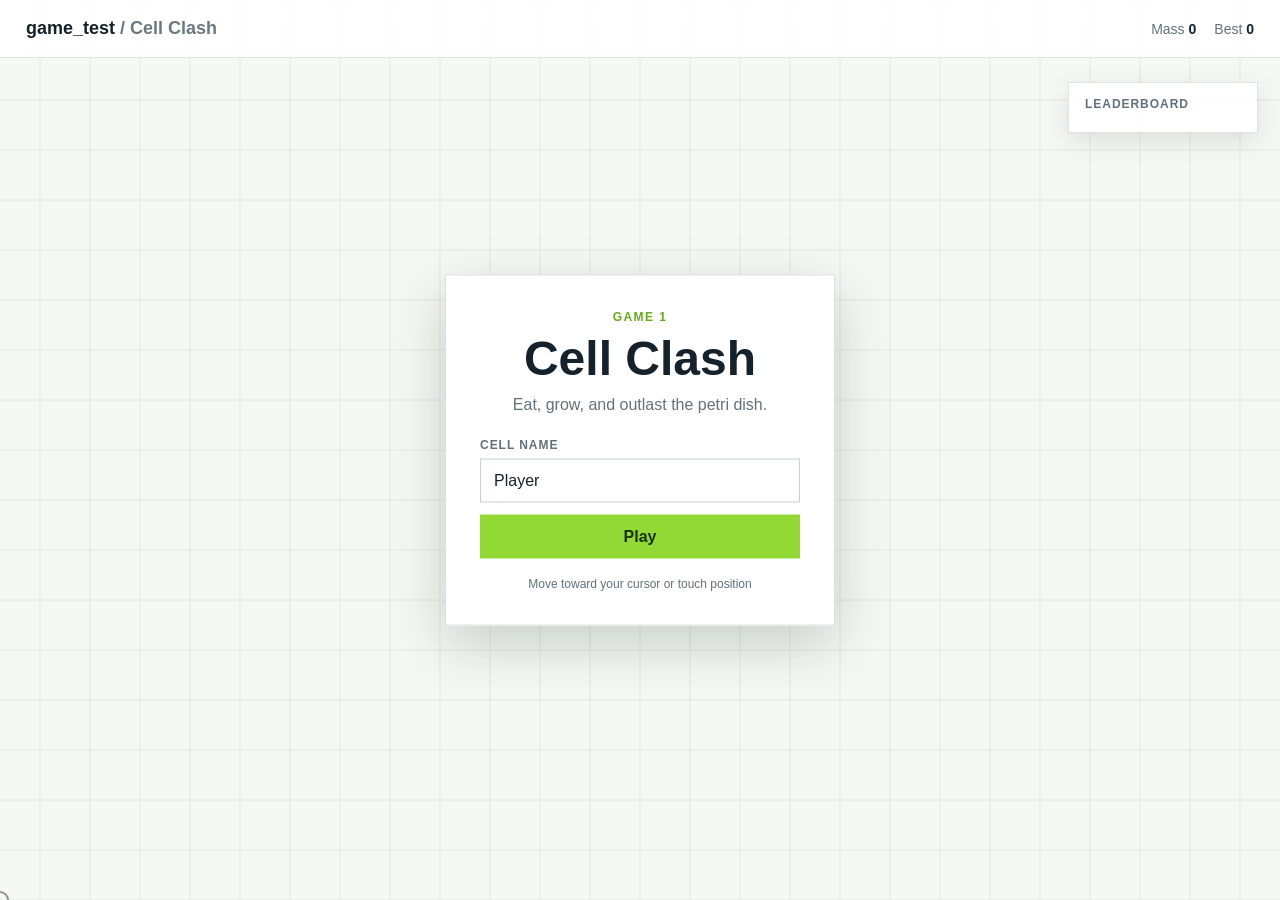
<file: game-1/index.html>
<!doctype html>
<html lang="zh-Hant">
  <head>
    <meta charset="UTF-8" />
    <meta name="viewport" content="width=device-width, initial-scale=1.0" />
    <title>Cell Clash | Game 1</title>
    <link rel="stylesheet" href="styles.css" />
  </head>
  <body>
    <main class="game-page">
      <header class="topbar">
        <a class="brand" href="/">game_test <span>/ Cell Clash</span></a>
        <div class="stats" aria-label="Game stats">
          <span>Mass <strong id="mass">0</strong></span>
          <span>Best <strong id="best">0</strong></span>
        </div>
      </header>

      <section class="arena-wrap" aria-label="Cell Clash game area">
        <canvas id="arena" width="1400" height="860"></canvas>
        <aside class="leaderboard">
          <p>Leaderboard</p>
          <ol id="leaderboard"></ol>
        </aside>
        <div class="crosshair" aria-hidden="true"></div>
        <section class="start-screen" id="startScreen">
          <p class="kicker">GAME 1</p>
          <h1>Cell Clash</h1>
          <p>Eat, grow, and outlast the petri dish.</p>
          <label>
            <span>Cell name</span>
            <input id="nameInput" type="text" maxlength="14" value="Player" autocomplete="off" />
          </label>
          <button id="playButton" type="button">Play</button>
          <small>Move toward your cursor or touch position</small>
        </section>
        <section class="game-over" id="gameOver" hidden>
          <p class="kicker">CELL ABSORBED</p>
          <h2 id="finalMass">Mass 0</h2>
          <button id="againButton" type="button">Play again</button>
        </section>
      </section>
    </main>
    <script src="app.js"></script>
  </body>
</html>
</file>
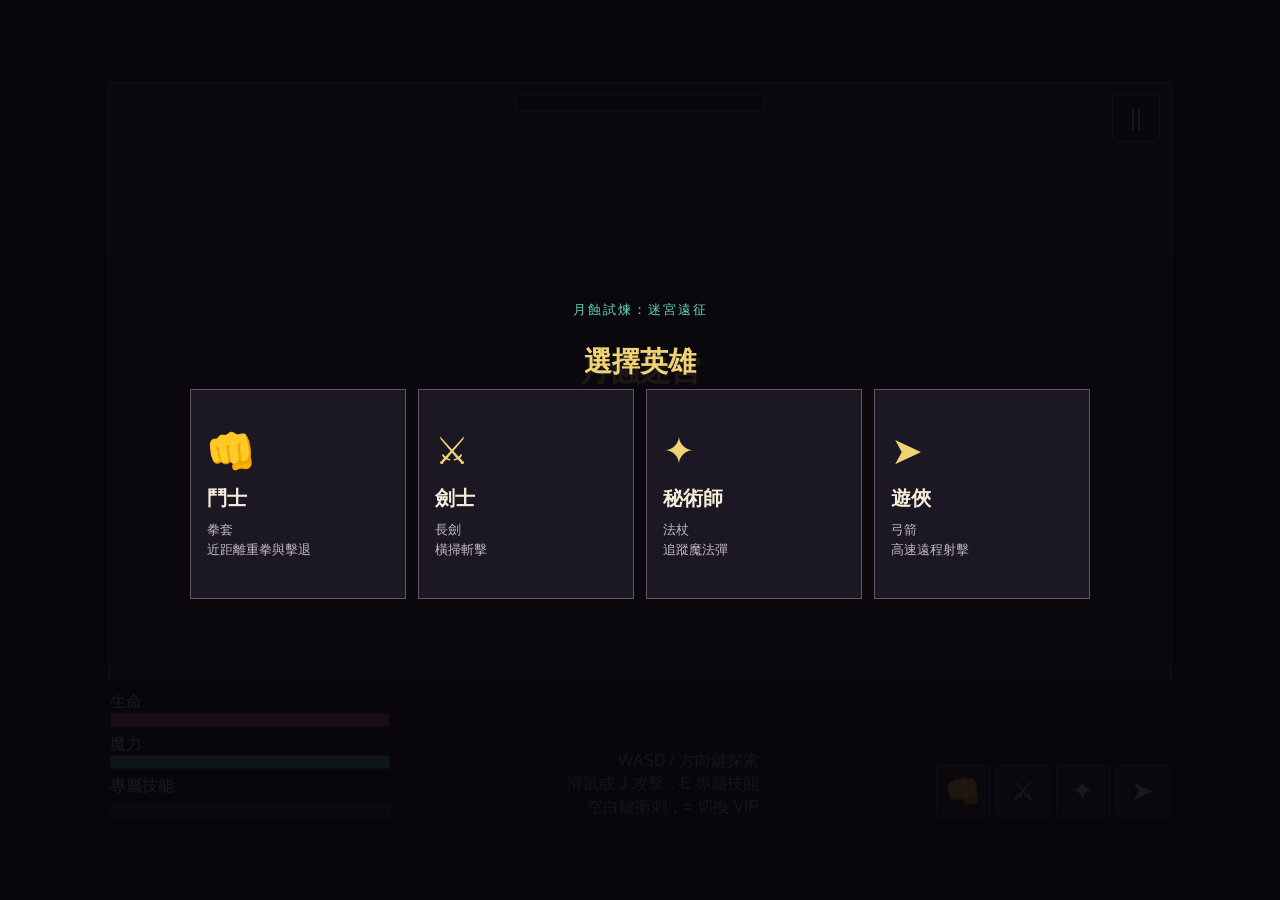
<file: game-10/index.html>
<!doctype html>
<html lang="zh-Hant">
<head>
  <meta charset="utf-8">
  <meta name="viewport" content="width=device-width, initial-scale=1">
  <title>月蝕試煉：迷宮遠征</title>
  <style>
    :root { color-scheme: dark; --ink: #17141d; --panel: #211c2a; --line: #695b70; --gold: #f0d375; --aqua: #68d6c5; }
    * { box-sizing: border-box; } body { margin: 0; min-height: 100vh; display: grid; place-items: center; background: #100f16; color: #ede6d7; font-family: "Noto Sans TC", "PingFang TC", sans-serif; }
    #shell { position: relative; width: min(100vw, 1100px); padding: 18px; } #game { display: block; width: 100%; aspect-ratio: 16 / 9; border: 1px solid #73616b; background: #15151b; box-shadow: 0 20px 54px #000a; cursor: crosshair; }
    #stageStatus { position: absolute; z-index: 2; top: 30px; left: 50%; min-width: 250px; padding: 8px 16px; transform: translateX(-50%); border: 1px solid #86725c; background: #17121cdd; color: #f5df9d; text-align: center; font-size: 16px; pointer-events: none; }
    #pauseButton { position: absolute; z-index: 3; top: 30px; right: 30px; width: 48px; height: 48px; border: 1px solid #88715d; border-radius: 5px; background: #17121cdd; color: #f7e4ad; font: 22px sans-serif; cursor: pointer; }
    #hud { display: flex; gap: 22px; justify-content: space-between; align-items: end; margin: 12px 2px 0; font-size: 16px; }.bars { display: grid; gap: 7px; min-width: 280px; }.bar { width: 100%; height: 14px; border: 1px solid #4c4056; background: #251d2d; overflow: hidden; }.fill { height: 100%; transition: width .12s linear; }#hp { background: #c75263; } #mana { background: #52b5b0; } #hint { color: #aca4b3; text-align: right; line-height: 1.45; }
    #weapons { display: flex; gap: 6px; }.weapon-btn { width: 54px; height: 54px; border: 1px solid #62566a; border-radius: 5px; background: #211b29; color: #d7cfde; font: 27px sans-serif; cursor: pointer; }.weapon-btn[aria-pressed="true"] { border-color: var(--gold); background: #4a3a42; color: #fff0bc; }.weapon-btn:disabled { opacity: .45; cursor: default; }
    #heroSelect, #boons, #gameover, #pauseMenu { position: fixed; z-index: 5; inset: 0; display: none; place-items: center; padding: 20px; background: #08060ae8; }.show { display: grid !important; }.modal { width: min(900px, 100%); text-align: center; } h1 { margin: 0 0 8px; color: var(--gold); font-size: 28px; }.sub { margin: 0 0 24px; color: var(--aqua); font-size: 13px; letter-spacing: 2px; }.heroes, .choices { display: grid; grid-template-columns: repeat(4, 1fr); gap: 12px; }.choices { grid-template-columns: repeat(3, 1fr); }.hero, .boon { min-height: 210px; padding: 16px; border: 1px solid #66556a; background: #1b1723; color: inherit; text-align: left; cursor: pointer; }.hero:hover, .boon:hover, .hero:focus-visible, .boon:focus-visible { border-color: var(--gold); background: #292033; outline: none; }.hero-icon { display: block; margin-bottom: 12px; color: var(--gold); font-size: 38px; }.hero h2, .boon h2 { margin: 0 0 8px; color: #f6ecda; font-size: 20px; }.hero p, .boon p { margin: 0; color: #c3bac8; line-height: 1.5; }.rarity { color: #b98be3; font-size: 12px; }.select { display: block; margin-top: 26px; color: var(--gold); font-size: 13px; } .action { padding: 13px 24px; border: 1px solid var(--gold); background: #2a2330; color: #f8e7a4; font: inherit; cursor: pointer; }#pauseActions { display: flex; justify-content: center; gap: 12px; margin-top: 24px; }
    #touch { display: none; } @media (max-width: 650px), (pointer: coarse) { body { place-items: start center; } #shell { padding: 8px; } #game { aspect-ratio: 4 / 3; } #stageStatus { top: 15px; min-width: 196px; font-size: 14px; } #pauseButton { top: 15px; right: 15px; } #hud { gap: 12px; flex-wrap: wrap; }.bars { min-width: 174px; }.bar { height: 13px; }#hint { max-width: 174px; font-size: 14px; }#weapons { order: 3; width: 100%; justify-content: center; }.weapon-btn { width: 61px; height: 61px; }.heroes { grid-template-columns: repeat(2, 1fr); }.hero { min-height: 165px; }.choices { grid-template-columns: 1fr; }.boon { min-height: 0; }#touch { display: flex; justify-content: space-between; align-items: end; padding: 18px 3px 0; touch-action: none; }.joystick { position: relative; width: 154px; height: 154px; border: 2px solid #796a81; border-radius: 50%; background: #241e2bcc; touch-action: none; }.joystick-thumb { position: absolute; left: 50%; top: 50%; width: 68px; height: 68px; border: 2px solid var(--gold); border-radius: 50%; background: #51c9bdcc; transform: translate(-50%, -50%); }.actions { display: grid; grid-template-columns: repeat(2, 76px); gap: 10px; }.touch-btn { width: 76px; height: 76px; border: 1px solid #b79a6d; border-radius: 50%; background: #2c2536e8; color: #f3e8cd; font: 27px sans-serif; }.touch-btn:active { background: #69536d; transform: scale(.93); } }
    @media (max-height: 560px) and (orientation: landscape) and (pointer: coarse) { body { min-height: 100dvh; overflow: hidden; } #shell { width: 100vw; height: 100dvh; padding: 6px; display: grid; grid-template-columns: minmax(0, 1fr) 174px; grid-template-rows: minmax(0, 1fr) auto; column-gap: 8px; } #game { grid-column: 1; grid-row: 1 / span 2; width: auto; max-width: 100%; height: calc(100dvh - 12px); aspect-ratio: 4 / 3; justify-self: center; } #stageStatus { top: 10px; left: calc((100% - 182px) / 2); min-width: 166px; padding: 6px 9px; font-size: 12px; } #pauseButton { top: 10px; right: 194px; width: 36px; height: 36px; font-size: 16px; } #hud { grid-column: 2; grid-row: 1; display: block; align-self: start; margin: 0; font-size: 12px; } .bars { width: 100%; min-width: 0; gap: 5px; } .bar { height: 10px; } #hint { display: none; } #weapons { width: 100%; display: grid; grid-template-columns: repeat(2, 1fr); gap: 5px; margin-top: 8px; } .weapon-btn { width: 100%; height: 39px; font-size: 21px; } #touch { grid-column: 2; grid-row: 2; display: flex; flex-direction: column; align-items: center; justify-content: end; gap: 8px; padding: 0; } .joystick { width: 92px; height: 92px; } .joystick-thumb { width: 40px; height: 40px; } .actions { grid-template-columns: repeat(2, 48px); gap: 6px; } .touch-btn { width: 48px; height: 48px; font-size: 20px; } }
  </style>
</head>
<body>
  <main id="shell"><canvas id="game" width="1056" height="594" aria-label="月蝕迷宮遊戲畫面"></canvas><div id="stageStatus"></div><button id="pauseButton" aria-label="暫停" title="暫停">||</button>
    <div id="hud"><div class="bars"><div>生命 <span id="hpText"></span><div class="bar"><div class="fill" id="hp"></div></div></div><div>魔力 <span id="manaText"></span><div class="bar"><div class="fill" id="mana"></div></div></div><div id="skillText">專屬技能</div><div class="bar"><div class="fill" id="skill"></div></div></div><div id="hint">WASD / 方向鍵探索<br>滑鼠或 J 攻擊，E 專屬技能<br>空白鍵衝刺，= 切換 VIP</div><div id="weapons"><button class="weapon-btn" data-weapon="fist" title="拳套">&#128074;</button><button class="weapon-btn" data-weapon="sword" title="長劍">&#9876;</button><button class="weapon-btn" data-weapon="staff" title="法杖">&#10022;</button><button class="weapon-btn" data-weapon="bow" title="弓箭">&#10148;</button></div></div>
    <div id="touch"><div class="joystick" id="joystick"><div class="joystick-thumb" id="joystickThumb"></div></div><div class="actions"><button class="touch-btn" data-action="attack">&#9876;</button><button class="touch-btn" data-action="cast">&#9678;</button><button class="touch-btn" data-action="dash">&#9889;</button></div></div>
  </main>
  <section id="heroSelect" class="show"><div class="modal"><p class="sub">月蝕試煉：迷宮遠征</p><h1>選擇英雄</h1><div class="heroes"><button class="hero" data-hero="brawler"><span class="hero-icon">&#128074;</span><h2>鬥士</h2><p>拳套<br>近距離重拳與擊退</p></button><button class="hero" data-hero="swordsman"><span class="hero-icon">&#9876;</span><h2>劍士</h2><p>長劍<br>橫掃斬擊</p></button><button class="hero" data-hero="mage"><span class="hero-icon">&#10022;</span><h2>秘術師</h2><p>法杖<br>追蹤魔法彈</p></button><button class="hero" data-hero="ranger"><span class="hero-icon">&#10148;</span><h2>遊俠</h2><p>弓箭<br>高速遠程射擊</p></button></div></div></section>
  <section id="boons"><div class="modal"><p class="sub">發現月蝕遺物</p><h1>選擇一項力量</h1><div id="choices" class="choices"></div></div></section>
  <section id="pauseMenu"><div class="modal"><p class="sub">月蝕試煉</p><h1>已暫停</h1><div id="pauseActions"><button class="action" id="resume">繼續</button><button class="action" id="returnHome">返回英雄選擇</button></div></div></section>
  <section id="gameover"><div class="modal"><p class="sub" id="resultSub">月蝕試煉</p><h1 id="resultTitle">遠征結束</h1><p id="score"></p><button class="action" id="restart">再次遠征</button></div></section>
  <script src="maze.js"></script>
</body></html>
</file>
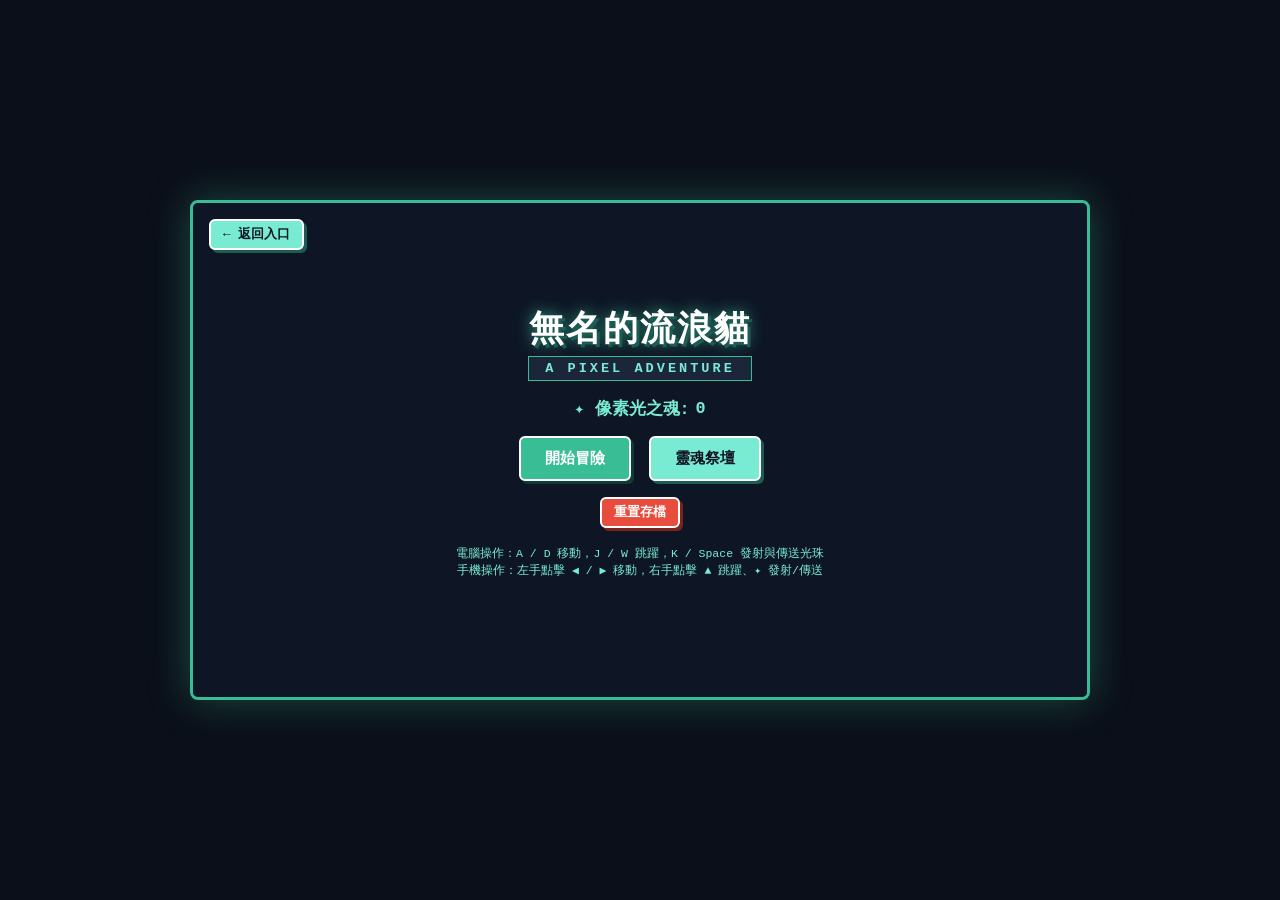
<file: game-2/index.html>
<!DOCTYPE html>
<html lang="zh-TW">
<head>
    <meta charset="UTF-8">
    <meta name="viewport" content="width=device-width, initial-scale=1.0, maximum-scale=1.0, user-scalable=no">
    <title>無名的流浪貓 - Nameless Stray Cat</title>
    <style>
        * {
            box-sizing: border-box;
            margin: 0;
            padding: 0;
            user-select: none;
            -webkit-user-select: none;
            touch-action: none;
        }

        body, html {
            width: 100%;
            height: 100%;
            overflow: hidden;
            background-color: #0b0f19;
            font-family: 'Courier New', Courier, monospace, sans-serif;
            color: #fff;
            display: flex;
            justify-content: center;
            align-items: center;
        }

        #game-container {
            position: relative;
            width: 100%;
            height: 100%;
            max-width: 900px;
            max-height: 500px;
            aspect-ratio: 16 / 9;
            background: #0f1726;
            box-shadow: 0 0 40px rgba(56, 189, 148, 0.35);
            border: 3px solid #38bd94;
            border-radius: 8px;
            overflow: hidden;
        }

        canvas {
            display: block;
            width: 100%;
            height: 100%;
            image-rendering: pixelated;
        }

        .overlay {
            position: absolute;
            top: 0;
            left: 0;
            width: 100%;
            height: 100%;
            display: flex;
            flex-direction: column;
            justify-content: center;
            align-items: center;
            background: rgba(15, 23, 38, 0.92);
            backdrop-filter: blur(6px);
            z-index: 10;
            padding: 20px;
            box-sizing: border-box;
            transition: opacity 0.2s ease;
        }

        .hidden {
            display: none !important;
        }

        h1 {
            font-size: 2.2rem;
            color: #ffffff;
            text-shadow: 3px 3px 0px #1d5c52, 0 0 15px rgba(56, 189, 148, 0.8);
            margin-bottom: 4px;
            text-align: center;
            letter-spacing: 2px;
            font-weight: bold;
        }

        h2 {
            font-size: 1.6rem;
            color: #ffffff;
            text-shadow: 2px 2px 0px #1d5c52;
            margin-bottom: 10px;
            text-align: center;
        }

        .subtitle-bar {
            background: #1b263b;
            color: #79ebd2;
            padding: 4px 16px;
            font-size: 0.85rem;
            letter-spacing: 3px;
            border: 1px solid #38bd94;
            margin-bottom: 16px;
            font-weight: bold;
        }

        p {
            font-size: 0.9rem;
            color: #a4f3d6;
            margin-bottom: 16px;
            text-align: center;
            line-height: 1.4;
        }

        .btn {
            padding: 10px 24px;
            font-size: 0.95rem;
            font-weight: bold;
            color: #0f1726;
            background: #79ebd2;
            border: 2px solid #ffffff;
            border-radius: 6px;
            cursor: pointer;
            box-shadow: 3px 3px 0px #1d5c52;
            transition: all 0.1s ease;
            outline: none;
            margin: 4px;
            font-family: inherit;
        }

        .btn:hover {
            transform: translate(-1px, -1px);
            box-shadow: 4px 4px 0px #1d5c52;
            background: #a4f3d6;
        }

        .btn:active {
            transform: translate(2px, 2px);
            box-shadow: 1px 1px 0px #1d5c52;
        }

        .btn-green {
            background: #38bd94;
            color: #ffffff;
            box-shadow: 3px 3px 0px #0e3d33;
        }

        .btn-red {
            background: #e74c3c;
            color: #ffffff;
            box-shadow: 3px 3px 0px #7b241c;
        }

        .btn-small {
            padding: 5px 12px;
            font-size: 0.8rem;
        }

        .panel {
            width: 100%;
            max-width: 500px;
            background: #1b263b;
            border: 2px solid #38bd94;
            border-radius: 8px;
            padding: 12px 18px;
            margin-bottom: 12px;
            max-height: 55vh;
            overflow-y: auto;
        }

        .upgrade-row {
            display: flex;
            justify-content: space-between;
            align-items: center;
            padding: 8px 0;
            border-bottom: 1px dashed rgba(56, 189, 148, 0.3);
            gap: 10px;
        }

        .upgrade-title { font-size: 0.9rem; font-weight: bold; color: #ffffff; }
        .upgrade-desc { font-size: 0.75rem; color: #a4f3d6; }

        .currency-display {
            font-size: 1.05rem;
            color: #79ebd2;
            font-weight: bold;
            margin-bottom: 12px;
            display: flex;
            align-items: center;
            gap: 6px;
        }

        .touch-controls {
            position: absolute;
            bottom: 15px;
            left: 0;
            width: 100%;
            display: flex;
            justify-content: space-between;
            align-items: flex-end;
            padding: 0 25px;
            pointer-events: none;
            z-index: 5;
        }

        .touch-group {
            display: flex;
            gap: 12px;
            pointer-events: auto;
        }

        .touch-btn {
            width: 52px;
            height: 52px;
            border-radius: 6px;
            background: rgba(27, 38, 59, 0.7);
            border: 2px solid #38bd94;
            color: #79ebd2;
            display: flex;
            justify-content: center;
            align-items: center;
            font-size: 1.3rem;
            font-weight: bold;
            box-shadow: 2px 2px 0px #0e3d33;
        }

        .touch-btn:active {
            background: #38bd94;
            color: #0f1726;
            transform: translate(1px, 1px);
            box-shadow: 1px 1px 0px #0e3d33;
        }

        .touch-btn-action {
            width: 58px;
            height: 58px;
            border-color: #79ebd2;
            color: #79ebd2;
        }

        .toast {
            position: absolute;
            top: 15px;
            left: 50%;
            transform: translateX(-50%);
            background: #79ebd2;
            color: #0f1726;
            padding: 6px 18px;
            border: 2px solid #ffffff;
            border-radius: 4px;
            font-size: 0.82rem;
            font-weight: bold;
            z-index: 20;
            pointer-events: none;
            opacity: 0;
            transition: opacity 0.3s ease;
        }

        .back-link {
            position: absolute;
            top: 12px;
            left: 12px;
            z-index: 30;
            text-decoration: none;
        }
    </style>
</head>
<body>

<div id="game-container">
    <a class="back-link btn btn-small" href="/">← 返回入口</a>
    <canvas id="gameCanvas"></canvas>
    <div id="toast" class="toast">進度已儲存！</div>

    <div id="touch-ui" class="touch-controls hidden">
        <div class="touch-group">
            <div class="touch-btn" id="btn-left">◀️</div>
            <div class="touch-btn" id="btn-right">▶️</div>
        </div>
        <div class="touch-group">
            <div class="touch-btn touch-btn-action" id="btn-orb">✦</div>
            <div class="touch-btn touch-btn-action" id="btn-jump">▲</div>
        </div>
    </div>

    <div id="main-menu" class="overlay">
        <h1>無名的流浪貓</h1>
        <div class="subtitle-bar">A PIXEL ADVENTURE</div>
        <div class="currency-display">
            ✦ 像素光之魂: <span id="menu-orbs">0</span>
        </div>
        <div style="display: flex; gap: 10px; flex-wrap: wrap; justify-content: center;">
            <button class="btn btn-green" id="btn-start-game">開始冒險</button>
            <button class="btn" id="btn-open-shop">靈魂祭壇</button>
        </div>
        <button class="btn btn-red btn-small" id="btn-reset-data" style="margin-top: 12px;">重置存檔</button>
        <p style="font-size: 0.72rem; margin-top: 14px; color: #79ebd2;">
            電腦操作：A / D 移動，J / W 跳躍，K / Space 發射與傳送光珠<br>
            手機操作：左手點擊 ◀️ / ▶️ 移動，右手點擊 ▲ 跳躍、✦ 發射/傳送
        </p>
    </div>

    <div id="shop-menu" class="overlay hidden">
        <h2>靈魂祭壇</h2>
        <div class="currency-display">
            ✦ 像素光之魂: <span id="shop-orbs">0</span>
        </div>
        <div class="panel" id="upgrade-list"></div>
        <button class="btn" id="btn-close-shop">返回主選單</button>
    </div>

    <div id="game-over-screen" class="overlay hidden">
        <h1 id="result-title">迷失在深淵</h1>
        <p id="result-desc">流浪貓觸碰到了致命陷阱...</p>
        <div class="currency-display">本次獲得: +<span id="earned-orbs">0</span> ✦</div>
        <div style="display: flex; gap: 10px; flex-wrap: wrap; justify-content: center;">
            <button class="btn btn-green" id="btn-restart">再次嘗試</button>
            <button class="btn" id="btn-return-menu">返回大廳</button>
        </div>
    </div>
</div>

<script>
const STORAGE_KEY = 'NAMELESS_CAT_PIXEL_ART_SAVE_V4';
const defaultSave = { orbs: 0, currentLevel: 1, upgrades: { orbCooldown: 1, extraJump: 1, shield: 1 } };
let saveData = { ...defaultSave };
function loadSave() { try { const local = localStorage.getItem(STORAGE_KEY); if (local) saveData = JSON.parse(local); else saveData = JSON.parse(JSON.stringify(defaultSave)); } catch (e) { saveData = JSON.parse(JSON.stringify(defaultSave)); } }
function saveGame() { try { localStorage.setItem(STORAGE_KEY, JSON.stringify(saveData)); } catch (e) { console.error('存檔失敗', e); } }
function resetGameData() { if (confirm('確定要重置所有靈魂數量與升級能力嗎？')) { localStorage.removeItem(STORAGE_KEY); saveData = JSON.parse(JSON.stringify(defaultSave)); saveGame(); updateUI(); showToast('存檔已重置！'); } }
function showToast(txt) { const t = document.getElementById('toast'); t.textContent = txt; t.style.opacity = '1'; setTimeout(() => { t.style.opacity = '0'; }, 2000); }
class SoundFx { constructor() { this.ctx = null; } init() { if (!this.ctx) this.ctx = new (window.AudioContext || window.webkitAudioContext)(); } playJump() { if (!this.ctx) return; const osc = this.ctx.createOscillator(), g = this.ctx.createGain(); osc.type = 'square'; osc.frequency.setValueAtTime(250, this.ctx.currentTime); osc.frequency.exponentialRampToValueAtTime(600, this.ctx.currentTime + 0.08); g.gain.setValueAtTime(0.08, this.ctx.currentTime); g.gain.exponentialRampToValueAtTime(0.01, this.ctx.currentTime + 0.08); osc.connect(g); g.connect(this.ctx.destination); osc.start(); osc.stop(this.ctx.currentTime + 0.08); } playShootOrb() { if (!this.ctx) return; const osc = this.ctx.createOscillator(), g = this.ctx.createGain(); osc.type = 'square'; osc.frequency.setValueAtTime(800, this.ctx.currentTime); osc.frequency.exponentialRampToValueAtTime(300, this.ctx.currentTime + 0.12); g.gain.setValueAtTime(0.1, this.ctx.currentTime); g.gain.exponentialRampToValueAtTime(0.01, this.ctx.currentTime + 0.12); osc.connect(g); g.connect(this.ctx.destination); osc.start(); osc.stop(this.ctx.currentTime + 0.12); } playTeleport() { if (!this.ctx) return; const osc = this.ctx.createOscillator(), g = this.ctx.createGain(); osc.type = 'triangle'; osc.frequency.setValueAtTime(400, this.ctx.currentTime); osc.frequency.linearRampToValueAtTime(950, this.ctx.currentTime + 0.18); g.gain.setValueAtTime(0.12, this.ctx.currentTime); g.gain.exponentialRampToValueAtTime(0.01, this.ctx.currentTime + 0.18); osc.connect(g); g.connect(this.ctx.destination); osc.start(); osc.stop(this.ctx.currentTime + 0.18); } playCollect() { if (!this.ctx) return; const osc = this.ctx.createOscillator(), g = this.ctx.createGain(); osc.type = 'square'; osc.frequency.setValueAtTime(700, this.ctx.currentTime); osc.frequency.setValueAtTime(1100, this.ctx.currentTime + 0.06); g.gain.setValueAtTime(0.08, this.ctx.currentTime); g.gain.exponentialRampToValueAtTime(0.01, this.ctx.currentTime + 0.12); osc.connect(g); g.connect(this.ctx.destination); osc.start(); osc.stop(this.ctx.currentTime + 0.12); } playDie() { if (!this.ctx) return; const osc = this.ctx.createOscillator(), g = this.ctx.createGain(); osc.type = 'sawtooth'; osc.frequency.setValueAtTime(300, this.ctx.currentTime); osc.frequency.linearRampToValueAtTime(60, this.ctx.currentTime + 0.22); g.gain.setValueAtTime(0.12, this.ctx.currentTime); g.gain.exponentialRampToValueAtTime(0.01, this.ctx.currentTime + 0.22); osc.connect(g); g.connect(this.ctx.destination); osc.start(); osc.stop(this.ctx.currentTime + 0.22); } }
const sound = new SoundFx(); const canvas = document.getElementById('gameCanvas'); const ctx = canvas.getContext('2d'); const GAME_WIDTH = 800; const GAME_HEIGHT = 450; let gameRunning = false; let currentLevelIdx = 0; let earnedOrbsThisRun = 0; let globalAnimTimer = 0; const keys = { left: false, right: false, jump: false, orb: false }; let player; let teleportOrb = null; let platforms = []; let spikes = []; let collectibles = []; let portal = null; let particles = []; let bgStars = []; function initCanvas() { canvas.width = GAME_WIDTH; canvas.height = GAME_HEIGHT; bgStars = []; for (let i = 0; i < 40; i++) { bgStars.push({ x: Math.random() * GAME_WIDTH, y: Math.random() * GAME_HEIGHT * 0.7, size: Math.random() < 0.3 ? 3 : 2, blinkSpeed: Math.random() * 0.05 + 0.01 }); } } initCanvas();
class Cat { constructor(x, y) { this.x = x; this.y = y; this.width = 24; this.height = 20; this.vx = 0; this.vy = 0; this.speed = 3.8; this.gravity = 0.48; this.jumpForce = -9.8; this.isGrounded = false; this.facing = 1; this.walkFrame = 0; this.maxJumps = saveData.upgrades.extraJump > 1 ? 2 : 1; this.jumpsLeft = this.maxJumps; this.shieldsLeft = saveData.upgrades.shield - 1; } update() { if (keys.left) { this.vx = -this.speed; this.facing = -1; this.walkFrame += 0.2; } else if (keys.right) { this.vx = this.speed; this.facing = 1; this.walkFrame += 0.2; } else { this.vx *= 0.72; this.walkFrame = 0; } this.vy += this.gravity; this.x += this.vx; platforms.forEach(p => { if (checkAABB(this, p)) { if (this.vx > 0) this.x = p.x - this.width; else if (this.vx < 0) this.x = p.x + p.width; } }); this.y += this.vy; this.isGrounded = false; platforms.forEach(p => { if (checkAABB(this, p)) { if (this.vy > 0) { this.y = p.y - this.height; this.vy = 0; this.isGrounded = true; this.jumpsLeft = this.maxJumps; } else if (this.vy < 0) { this.y = p.y + p.height; this.vy = 0; } } }); if (this.x < 0) this.x = 0; if (this.x > GAME_WIDTH - this.width) this.x = GAME_WIDTH - this.width; if (this.y > GAME_HEIGHT + 50) handlePlayerDeath('掉入無盡深淵'); } jump() { if (this.jumpsLeft > 0) { this.vy = this.jumpForce; this.jumpsLeft--; sound.playJump(); createParticles(this.x + this.width/2, this.y + this.height, '#79ebd2', 6); } } draw() { ctx.save(); ctx.translate(Math.floor(this.x + this.width/2), Math.floor(this.y + this.height/2)); if (this.facing === -1) ctx.scale(-1, 1); if (this.shieldsLeft > 0) { ctx.strokeStyle = '#79ebd2'; ctx.lineWidth = 2; ctx.strokeRect(-16, -14, 32, 28); } ctx.fillStyle = '#162b2e'; ctx.fillRect(-10, -5, 20, 13); ctx.fillRect(-9, -11, 5, 6); ctx.fillRect(4, -11, 5, 6); ctx.fillStyle = '#79ebd2'; ctx.fillRect(2, -3, 3, 3); ctx.fillRect(6, -3, 3, 3); ctx.fillStyle = '#162b2e'; ctx.fillRect(-13, -2, 4, 3); ctx.fillRect(-14, -5, 3, 3); const step = Math.sin(this.walkFrame) > 0 ? 2 : 0; ctx.fillStyle = '#79ebd2'; ctx.fillRect(-6 + step, 8, 4, 3); ctx.fillRect(2 - step, 8, 4, 3); ctx.restore(); } }
class TeleportOrb { constructor(x, y, dirX, dirY) { this.x = x; this.y = y; this.radius = 5; const speed = 9.5; this.vx = dirX * speed; this.vy = dirY * speed; this.isStopped = false; this.active = true; } update() { if (!this.active) return; if (!this.isStopped) { this.x += this.vx; this.y += this.vy; if (globalAnimTimer % 2 === 0) createParticles(this.x, this.y, '#79ebd2', 2); for (let p of platforms) { if (this.x + this.radius > p.x && this.x - this.radius < p.x + p.width && this.y + this.radius > p.y && this.y - this.radius < p.y + p.height) { this.isStopped = true; this.vx = 0; this.vy = 0; createParticles(this.x, this.y, '#ffffff', 10); break; } } } } draw() { if (!this.active) return; ctx.save(); ctx.fillStyle = '#ffffff'; ctx.fillRect(Math.floor(this.x - 4), Math.floor(this.y - 4), 8, 8); ctx.fillStyle = '#79ebd2'; ctx.fillRect(Math.floor(this.x - 2), Math.floor(this.y - 2), 4, 4); ctx.restore(); } }
class Platform { constructor(x, y, w, h, isMoving = false, moveRange = 0) { this.x = x; this.y = y; this.width = w; this.height = h; this.isMoving = isMoving; this.startX = x; this.moveRange = moveRange; this.speed = 1.5; this.dir = 1; } update() { if (this.isMoving) { this.x += this.speed * this.dir; if (this.x > this.startX + this.moveRange || this.x < this.startX) this.dir *= -1; } } draw() { ctx.save(); const px = Math.floor(this.x), py = Math.floor(this.y), pw = Math.floor(this.width), ph = Math.floor(this.height); ctx.fillStyle = '#1d5c52'; ctx.fillRect(px, py, pw, ph); ctx.fillStyle = '#ffffff'; ctx.fillRect(px, py, pw, Math.min(8, ph)); ctx.fillStyle = '#79ebd2'; const tileSize = 16; for (let x = px; x < px + pw; x += tileSize) { ctx.beginPath(); ctx.moveTo(x, py + 8); ctx.lineTo(x + tileSize/2, py + 16); ctx.lineTo(x + tileSize, py + 8); ctx.fill(); } ctx.fillStyle = '#34495e'; for (let x = px + 4; x < px + pw - 12; x += 32) { if (py + 20 < py + ph) ctx.fillRect(x, py + 18, 12, 6); } ctx.restore(); } }
class Spike { constructor(x, y, w = 24, h = 24) { this.x = x; this.y = y; this.width = w; this.height = h; } draw() { ctx.save(); const px = Math.floor(this.x), py = Math.floor(this.y); ctx.fillStyle = '#79ebd2'; ctx.fillRect(px + 8, py, 8, 24); ctx.fillRect(px, py + 8, 24, 8); ctx.fillStyle = '#ffffff'; ctx.fillRect(px + 10, py + 2, 4, 20); ctx.fillRect(px + 2, py + 10, 20, 4); ctx.restore(); } }
class Collectible { constructor(x, y) { this.x = x; this.y = y; this.radius = 6; this.collected = false; this.floatOffset = Math.random() * 10; } update() { this.floatOffset += 0.05; } draw() { if (this.collected) return; ctx.save(); const px = Math.floor(this.x), py = Math.floor(this.y + Math.sin(this.floatOffset) * 3); ctx.fillStyle = '#ffffff'; ctx.fillRect(px - 5, py - 5, 10, 10); ctx.fillStyle = '#79ebd2'; ctx.fillRect(px - 3, py - 3, 6, 6); ctx.restore(); } }
class Portal { constructor(x, y) { this.x = x; this.y = y; this.radius = 20; this.angle = 0; } update() { this.angle += 0.05; } draw() { ctx.save(); ctx.translate(Math.floor(this.x), Math.floor(this.y)); ctx.fillStyle = '#ffffff'; ctx.fillRect(-12, -18, 24, 36); ctx.fillStyle = '#79ebd2'; ctx.fillRect(-8, -14, 16, 28); ctx.fillStyle = '#0f1726'; ctx.fillRect(-4, -10, 8, 20); ctx.restore(); } }
class Particle { constructor(x, y, color) { this.x = x; this.y = y; this.color = color; this.radius = Math.random() * 2 + 1; this.vx = (Math.random() - 0.5) * 4; this.vy = (Math.random() - 0.5) * 4; this.alpha = 1; this.decay = 0.04; } update() { this.x += this.vx; this.y += this.vy; this.alpha -= this.decay; } draw() { ctx.save(); ctx.globalAlpha = Math.max(0, this.alpha); ctx.fillStyle = this.color; ctx.fillRect(Math.floor(this.x), Math.floor(this.y), Math.floor(this.radius * 2), Math.floor(this.radius * 2)); ctx.restore(); } }
function createParticles(x, y, color, count = 8) { for (let i = 0; i < count; i++) particles.push(new Particle(x, y, color)); }
function checkAABB(r1, r2) { return (r1.x < r2.x + r2.width && r1.x + r1.width > r2.x && r1.y < r2.y + r2.height && r1.y + r1.height > r2.y); }
const LEVELS = [{ playerStart: { x: 40, y: 320 }, portal: { x: 740, y: 150 }, platforms: [new Platform(0, 370, 220, 80), new Platform(280, 310, 140, 30), new Platform(480, 230, 140, 30), new Platform(680, 180, 120, 30), new Platform(0, 0, 20, 450), new Platform(780, 0, 20, 450)], spikes: [new Spike(220, 346, 24, 24), new Spike(420, 286, 24, 24)], orbs: [new Collectible(340, 260), new Collectible(540, 180)] }, { playerStart: { x: 40, y: 320 }, portal: { x: 730, y: 300 }, platforms: [new Platform(0, 370, 140, 80), new Platform(180, 300, 90, 25), new Platform(320, 240, 110, 25, true, 120), new Platform(600, 200, 80, 25), new Platform(680, 350, 100, 40), new Platform(0, 0, 20, 450), new Platform(780, 0, 20, 450)], spikes: [new Spike(140, 346, 24, 24), new Spike(440, 346, 24, 24)], orbs: [new Collectible(220, 250), new Collectible(380, 180), new Collectible(640, 150)] }, { playerStart: { x: 40, y: 320 }, portal: { x: 730, y: 100 }, platforms: [new Platform(0, 370, 120, 80), new Platform(200, 180, 30, 270), new Platform(320, 330, 100, 25), new Platform(480, 250, 100, 25), new Platform(660, 150, 120, 25), new Platform(0, 0, 20, 450), new Platform(780, 0, 20, 450)], spikes: [new Spike(120, 346, 24, 24), new Spike(230, 346, 24, 24)], orbs: [new Collectible(215, 120), new Collectible(370, 280), new Collectible(530, 200)] }];
function loadLevel(idx) { const lvl = LEVELS[idx]; player = new Cat(lvl.playerStart.x, lvl.playerStart.y); portal = new Portal(lvl.portal.x, lvl.portal.y); platforms = lvl.platforms; spikes = lvl.spikes; collectibles = lvl.orbs.map(o => new Collectible(o.x, o.y)); teleportOrb = null; particles = []; }
function handleOrbAction() { if (!gameRunning) return; if (!teleportOrb || !teleportOrb.active) { const dirX = player.facing; const dirY = keys.jump ? -0.6 : 0; teleportOrb = new TeleportOrb(player.x + player.width/2, player.y + player.height/2, dirX, dirY); sound.playShootOrb(); } else { createParticles(player.x + player.width/2, player.y + player.height/2, '#79ebd2', 12); player.x = teleportOrb.x - player.width/2; player.y = teleportOrb.y - player.height/2; player.vy = -2; sound.playTeleport(); createParticles(player.x + player.width/2, player.y + player.height/2, '#ffffff', 12); teleportOrb.active = false; } }
function handlePlayerDeath(reason = '觸碰到致命陷阱') { if (player.shieldsLeft > 0) { player.shieldsLeft--; player.vy = -6; sound.playDie(); createParticles(player.x + player.width/2, player.y + player.height/2, '#79ebd2', 15); return; } gameRunning = false; sound.playDie(); saveData.orbs += earnedOrbsThisRun; saveGame(); document.getElementById('result-title').textContent = '迷失在遺跡'; document.getElementById('result-desc').textContent = reason; document.getElementById('earned-orbs').textContent = earnedOrbsThisRun; document.getElementById('touch-ui').classList.add('hidden'); document.getElementById('game-over-screen').classList.remove('hidden'); }
function updateGame() { globalAnimTimer++; player.update(); platforms.forEach(p => p.update()); if (teleportOrb) teleportOrb.update(); if (portal) portal.update(); collectibles.forEach(c => { c.update(); if (!c.collected) { const dist = Math.hypot((player.x + player.width/2) - c.x, (player.y + player.height/2) - c.y); if (dist < player.width/2 + c.radius) { c.collected = true; earnedOrbsThisRun++; sound.playCollect(); createParticles(c.x, c.y, '#79ebd2', 10); } } }); spikes.forEach(s => { if (checkAABB(player, s)) handlePlayerDeath('觸碰到十字石碑針'); }); if (portal) { const distToPortal = Math.hypot((player.x + player.width/2) - portal.x, (player.y + player.height/2) - portal.y); if (distToPortal < portal.radius) { if (currentLevelIdx < LEVELS.length - 1) { currentLevelIdx++; loadLevel(currentLevelIdx); showToast(`進入第 ${currentLevelIdx + 1} 區域`); } else { gameRunning = false; saveData.orbs += earnedOrbsThisRun; saveGame(); document.getElementById('result-title').textContent = '🎉 成功找到回家之路！'; document.getElementById('result-desc').textContent = '無名的貓順利穿越了所有像素遺跡！'; document.getElementById('earned-orbs').textContent = earnedOrbsThisRun; document.getElementById('touch-ui').classList.add('hidden'); document.getElementById('game-over-screen').classList.remove('hidden'); } } } particles.forEach((p, i) => { p.update(); if (p.alpha <= 0) particles.splice(i, 1); }); }
function drawGame() { ctx.clearRect(0, 0, GAME_WIDTH, GAME_HEIGHT); const skyGrad = ctx.createLinearGradient(0, 0, 0, GAME_HEIGHT); skyGrad.addColorStop(0, '#090e1a'); skyGrad.addColorStop(1, '#152238'); ctx.fillStyle = skyGrad; ctx.fillRect(0, 0, GAME_WIDTH, GAME_HEIGHT); bgStars.forEach(s => { ctx.fillStyle = '#ffffff'; ctx.globalAlpha = Math.abs(Math.sin(globalAnimTimer * s.blinkSpeed + s.x)) * 0.7 + 0.3; ctx.fillRect(Math.floor(s.x), Math.floor(s.y), s.size, s.size); }); ctx.globalAlpha = 1; ctx.fillStyle = '#101a2b'; ctx.beginPath(); ctx.moveTo(0, GAME_HEIGHT); ctx.lineTo(0, 300); ctx.lineTo(160, 220); ctx.lineTo(350, 310); ctx.lineTo(520, 190); ctx.lineTo(700, 280); ctx.lineTo(GAME_WIDTH, 200); ctx.lineTo(GAME_WIDTH, GAME_HEIGHT); ctx.fill(); platforms.forEach(p => p.draw()); spikes.forEach(s => s.draw()); collectibles.forEach(c => c.draw()); if (portal) portal.draw(); if (teleportOrb) teleportOrb.draw(); player.draw(); particles.forEach(p => p.draw()); ctx.fillStyle = '#ffffff'; ctx.font = 'bold 14px "Courier New", monospace'; ctx.textAlign = 'left'; ctx.fillText(`STAGE: ${currentLevelIdx + 1} / ${LEVELS.length}`, 15, 25); ctx.fillText(`✦ ORBS: ${earnedOrbsThisRun}`, 15, 45); }
function gameLoop() { if (!gameRunning) return; updateGame(); drawGame(); requestAnimationFrame(gameLoop); }
function startGame() { sound.init(); loadSave(); currentLevelIdx = 0; earnedOrbsThisRun = 0; loadLevel(currentLevelIdx); document.getElementById('main-menu').classList.add('hidden'); document.getElementById('shop-menu').classList.add('hidden'); document.getElementById('game-over-screen').classList.add('hidden'); document.getElementById('touch-ui').classList.remove('hidden'); gameRunning = true; requestAnimationFrame(gameLoop); }
function updateUI() { document.getElementById('menu-orbs').textContent = saveData.orbs; document.getElementById('shop-orbs').textContent = saveData.orbs; const shopList = document.getElementById('upgrade-list'); shopList.innerHTML = ''; const configs = [{ key: 'extraJump', name: '輕靈二段跳', desc: '解鎖在空中額外跳躍一次的能力', cost: 5, max: 2 }, { key: 'shield', name: '靈魂護盾', desc: '抵擋一次致命陷阱撞擊', cost: 8, max: 3 }]; configs.forEach(cfg => { const lvl = saveData.upgrades[cfg.key]; const isMax = lvl >= cfg.max; const cost = cfg.cost * lvl; const row = document.createElement('div'); row.className = 'upgrade-row'; row.innerHTML = `<div class="upgrade-info"><div class="upgrade-title">${cfg.name} (${isMax ? 'MAX' : 'Lv.' + lvl})</div><div class="upgrade-desc">${cfg.desc}</div></div><button class="btn btn-small" ${isMax || saveData.orbs < cost ? 'disabled' : ''}>${isMax ? '已滿級' : '✦ ' + cost + ' 升級'}</button>`; if (!isMax) { row.querySelector('button').addEventListener('click', () => { if (saveData.orbs >= cost) { saveData.orbs -= cost; saveData.upgrades[cfg.key]++; saveGame(); updateUI(); showToast('能力升級成功！'); } }); } shopList.appendChild(row); }); }
window.addEventListener('keydown', e => { if (!gameRunning) return; if (e.key === 'a' || e.key === 'A' || e.key === 'ArrowLeft') keys.left = true; if (e.key === 'd' || e.key === 'D' || e.key === 'ArrowRight') keys.right = true; if (e.key === 'w' || e.key === 'W' || e.key === 'j' || e.key === 'J' || e.key === 'ArrowUp') { if (!keys.jump) player.jump(); keys.jump = true; } if (e.key === ' ' || e.key === 'k' || e.key === 'K' || e.key === 'l' || e.key === 'L') handleOrbAction(); });
window.addEventListener('keyup', e => { if (e.key === 'a' || e.key === 'A' || e.key === 'ArrowLeft') keys.left = false; if (e.key === 'd' || e.key === 'D' || e.key === 'ArrowRight') keys.right = false; if (e.key === 'w' || e.key === 'W' || e.key === 'j' || e.key === 'J' || e.key === 'ArrowUp') keys.jump = false; });
const bindTouch = (id, onDown, onUp) => { const el = document.getElementById(id); el.addEventListener('touchstart', e => { e.preventDefault(); onDown(); }, { passive: false }); el.addEventListener('touchend', e => { e.preventDefault(); if (onUp) onUp(); }, { passive: false }); };
bindTouch('btn-left', () => keys.left = true, () => keys.left = false); bindTouch('btn-right', () => keys.right = true, () => keys.right = false); bindTouch('btn-jump', () => { if (player) player.jump(); keys.jump = true; }, () => keys.jump = false); bindTouch('btn-orb', () => handleOrbAction());
document.getElementById('btn-start-game').addEventListener('click', startGame); document.getElementById('btn-restart').addEventListener('click', startGame); document.getElementById('btn-open-shop').addEventListener('click', () => { updateUI(); document.getElementById('main-menu').classList.add('hidden'); document.getElementById('shop-menu').classList.remove('hidden'); }); document.getElementById('btn-close-shop').addEventListener('click', () => { document.getElementById('shop-menu').classList.add('hidden'); document.getElementById('main-menu').classList.remove('hidden'); }); document.getElementById('btn-return-menu').addEventListener('click', () => { updateUI(); document.getElementById('game-over-screen').classList.add('hidden'); document.getElementById('main-menu').classList.remove('hidden'); }); document.getElementById('btn-reset-data').addEventListener('click', resetGameData);
loadSave(); updateUI();
</script>
</body>
</html>
</file>
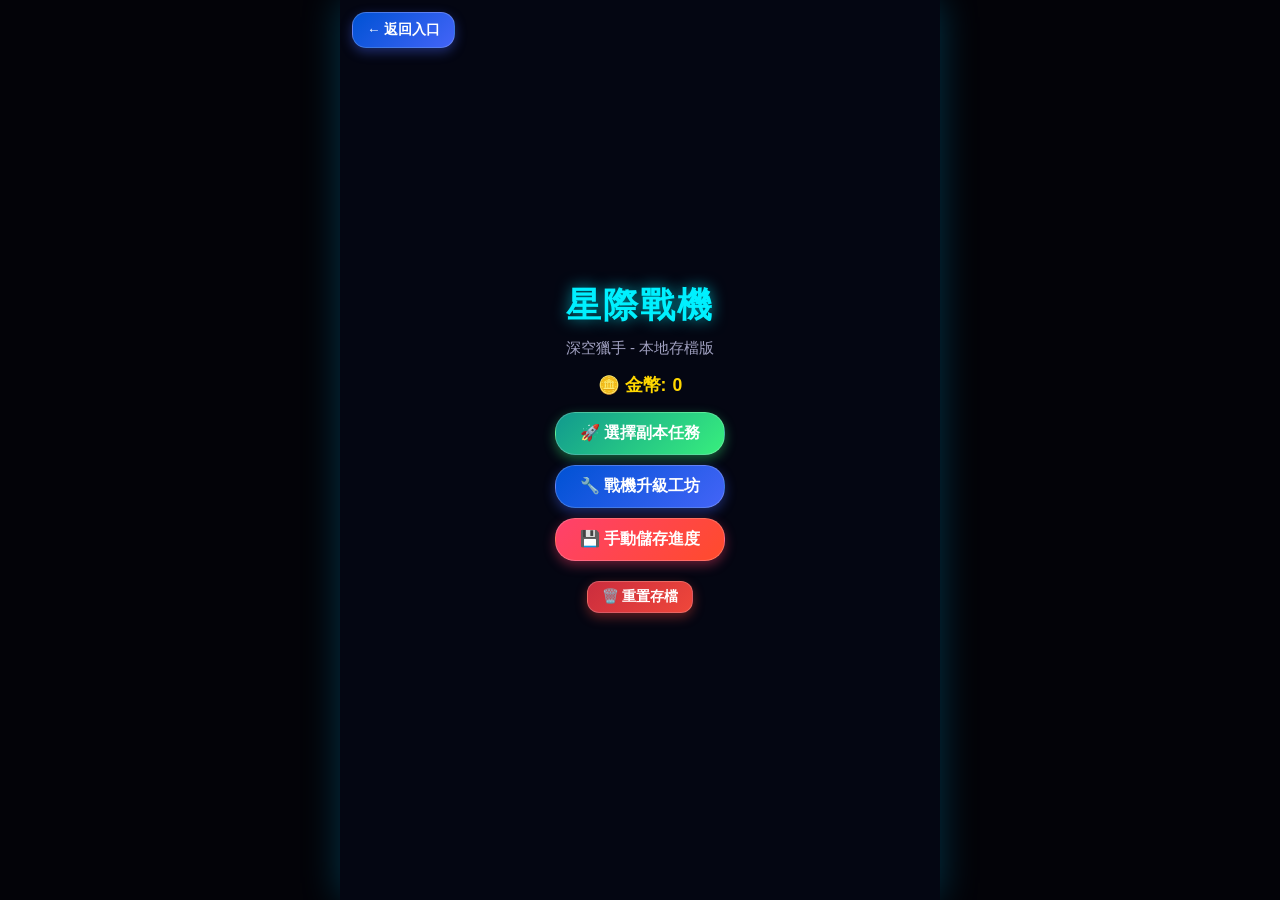
<file: game-3/index.html>
<!DOCTYPE html>
<html lang="zh-TW">
<head>
    <meta charset="UTF-8">
    <meta name="viewport" content="width=device-width, initial-scale=1.0, maximum-scale=1.0, user-scalable=no">
    <title>星際戰機：深空獵手</title>
    <style>
        * {
            box-sizing: border-box;
            margin: 0;
            padding: 0;
            user-select: none;
            -webkit-user-select: none;
            touch-action: none;
        }

        body, html {
            width: 100%;
            height: 100%;
            overflow: hidden;
            background-color: #030308;
            font-family: -apple-system, BlinkMacSystemFont, "Segoe UI", Roboto, Helvetica, Arial, sans-serif;
            color: #fff;
            display: flex;
            justify-content: center;
            align-items: center;
        }

        #game-container {
            position: relative;
            width: 100%;
            height: 100%;
            max-width: 600px;
            max-height: 900px;
            background: #000;
            box-shadow: 0 0 35px rgba(0, 200, 255, 0.25);
            overflow: hidden;
        }

        canvas {
            display: block;
            width: 100%;
            height: 100%;
        }

        .overlay {
            position: absolute;
            top: 0;
            left: 0;
            width: 100%;
            height: 100%;
            display: flex;
            flex-direction: column;
            justify-content: center;
            align-items: center;
            background: rgba(5, 7, 20, 0.92);
            backdrop-filter: blur(8px);
            z-index: 10;
            padding: 20px;
            box-sizing: border-box;
            transition: opacity 0.2s ease;
        }

        .hidden {
            display: none !important;
        }

        h1 {
            font-size: 2.2rem;
            color: #00f0ff;
            text-shadow: 0 0 15px rgba(0, 240, 255, 0.6);
            margin-bottom: 8px;
            text-align: center;
            letter-spacing: 2px;
        }

        h2 {
            font-size: 1.4rem;
            color: #ffd700;
            margin-bottom: 15px;
        }

        p {
            font-size: 0.95rem;
            color: #a0a0c0;
            margin-bottom: 15px;
            text-align: center;
            line-height: 1.4;
        }

        .btn {
            padding: 10px 24px;
            font-size: 1rem;
            font-weight: bold;
            color: #fff;
            background: linear-gradient(135deg, #0052d4, #4364f7);
            border: 1px solid rgba(255,255,255,0.2);
            border-radius: 20px;
            cursor: pointer;
            box-shadow: 0 4px 12px rgba(67, 100, 247, 0.4);
            transition: all 0.15s ease;
            outline: none;
            margin: 5px;
        }

        .btn:hover {
            transform: scale(1.03);
            box-shadow: 0 6px 16px rgba(67, 100, 247, 0.7);
        }

        .btn:active {
            transform: scale(0.97);
        }

        .btn-green {
            background: linear-gradient(135deg, #11998e, #38ef7d);
            box-shadow: 0 4px 12px rgba(56, 239, 125, 0.4);
        }

        .btn-orange {
            background: linear-gradient(135deg, #ff416c, #ff4b2b);
            box-shadow: 0 4px 12px rgba(255, 65, 108, 0.4);
        }

        .btn-red {
            background: linear-gradient(135deg, #cb2d3e, #ef473a);
            box-shadow: 0 4px 12px rgba(239, 71, 58, 0.4);
        }

        .btn-small {
            padding: 6px 14px;
            font-size: 0.85rem;
            border-radius: 12px;
        }

        /* 選單與面板樣式 */
        .panel {
            width: 100%;
            max-width: 420px;
            background: rgba(15, 20, 35, 0.8);
            border: 1px solid rgba(0, 240, 255, 0.2);
            border-radius: 12px;
            padding: 12px;
            margin-bottom: 15px;
            max-height: 50vh;
            overflow-y: auto;
        }

        .upgrade-row {
            display: flex;
            justify-content: space-between;
            align-items: center;
            padding: 8px 0;
            border-bottom: 1px solid rgba(255, 255, 255, 0.08);
        }

        .upgrade-info {
            text-align: left;
        }

        .upgrade-title {
            font-size: 0.95rem;
            font-weight: bold;
            color: #fff;
        }

        .upgrade-desc {
            font-size: 0.75rem;
            color: #8a8ab0;
        }

        .dungeon-card {
            background: rgba(255, 255, 255, 0.05);
            border: 1px solid rgba(255, 255, 255, 0.1);
            border-radius: 8px;
            padding: 10px;
            margin-bottom: 8px;
            display: flex;
            justify-content: space-between;
            align-items: center;
            text-align: left;
        }

        .dungeon-card.locked {
            opacity: 0.5;
            filter: grayscale(1);
        }

        .currency-display {
            font-size: 1.1rem;
            color: #ffd700;
            font-weight: bold;
            margin-bottom: 10px;
            display: flex;
            align-items: center;
            gap: 6px;
        }

        /* 提示通知框 */
        .toast {
            position: absolute;
            top: 20px;
            left: 50%;
            transform: translateX(-50%);
            background: rgba(0, 240, 255, 0.9);
            color: #000;
            padding: 8px 16px;
            border-radius: 20px;
            font-size: 0.85rem;
            font-weight: bold;
            z-index: 20;
            pointer-events: none;
            opacity: 0;
            transition: opacity 0.3s ease;
        }

        /* 手機炸彈按鈕 */
        #bomb-btn {
            position: absolute;
            bottom: 25px;
            right: 20px;
            width: 60px;
            height: 60px;
            border-radius: 50%;
            background: radial-gradient(circle, #ff416c, #ff4b2b);
            border: 2px solid #fff;
            color: white;
            font-size: 1.5rem;
            display: flex;
            justify-content: center;
            align-items: center;
            box-shadow: 0 0 15px rgba(255, 65, 108, 0.6);
            z-index: 5;
            cursor: pointer;
        }

        #bomb-count {
            position: absolute;
            top: -4px;
            right: -4px;
            background: #fff;
            color: #ff416c;
            border-radius: 50%;
            width: 22px;
            height: 22px;
            font-size: 0.8rem;
            font-weight: bold;
            display: flex;
            justify-content: center;
            align-items: center;
        }
    </style>
    <style>.back-link{position:absolute;top:12px;left:12px;z-index:30;text-decoration:none;padding:8px 14px;font-size:.85rem;font-weight:bold;color:#fff;background:linear-gradient(135deg,#0052d4,#4364f7);border:1px solid rgba(255,255,255,.2);border-radius:14px;box-shadow:0 4px 12px rgba(67,100,247,.4)}</style>
</head>
<body>

<div id="game-container">
    <a class="back-link" href="/">← 返回入口</a>
    <canvas id="gameCanvas"></canvas>
    <div id="toast" class="toast">進度已儲存！</div>

    <!-- 炸彈按鈕 -->
    <div id="bomb-btn" class="hidden">
        💣
        <div id="bomb-count">0</div>
    </div>

    <!-- 主選單 -->
    <div id="main-menu" class="overlay">
        <h1>星際戰機</h1>
        <p>深空獵手 - 本地存檔版</p>
        
        <div class="currency-display">
            🪙 金幣: <span id="menu-coins">0</span>
        </div>

        <button class="btn btn-green" id="btn-open-dungeons">🚀 選擇副本任務</button>
        <button class="btn" id="btn-open-upgrades">🔧 戰機升級工坊</button>
        <button class="btn btn-orange" id="btn-save-game">💾 手動儲存進度</button>
        <button class="btn btn-red btn-small" id="btn-reset-game" style="margin-top: 15px;">🗑️ 重置存檔</button>
    </div>

    <!-- 副本選擇選單 -->
    <div id="dungeon-menu" class="overlay hidden">
        <h2>🌌 選擇副本關卡</h2>
        <div class="panel" id="dungeon-list"></div>
        <button class="btn" id="btn-close-dungeons">返回主選單</button>
    </div>

    <!-- 升級選單 -->
    <div id="upgrade-menu" class="overlay hidden">
        <h2>🔧 戰機改造工坊</h2>
        <div class="currency-display">
            🪙 金幣: <span id="upgrade-coins">0</span>
        </div>
        <div class="panel" id="upgrade-list"></div>
        <button class="btn" id="btn-close-upgrades">返回主選單</button>
    </div>

    <!-- 關卡結算畫面 -->
    <div id="game-over-screen" class="overlay hidden">
        <h1 id="result-title">任務失敗</h1>
        <p id="result-desc">你的戰機已被摧毀</p>
        <div class="currency-display">獲得金幣: +<span id="earned-coins">0</span></div>
        <button class="btn" id="btn-restart">再次挑戰</button>
        <button class="btn btn-green" id="btn-return-menu">返回大廳</button>
    </div>
</div>

<script>
/**
 * 本地存檔系統 (localStorage)
 */
const STORAGE_KEY = 'GALAXY_SHOOTER_SAVE_DATA_V1';

const defaultSaveData = {
    coins: 0,
    unlockedDungeon: 1,
    upgrades: {
        attack: 1,
        fireRate: 1,
        hp: 1,
        shieldDur: 1
    }
};

let saveData = { ...defaultSaveData };

function loadFromLocalStorage() {
    try {
        const saved = localStorage.getItem(STORAGE_KEY);
        if (saved) {
            saveData = JSON.parse(saved);
        } else {
            saveData = JSON.parse(JSON.stringify(defaultSaveData));
        }
    } catch (e) {
        console.warn("無法存取 localStorage:", e);
        saveData = JSON.parse(JSON.stringify(defaultSaveData));
    }
}

function saveToLocalStorage(showNotification = true) {
    try {
        localStorage.setItem(STORAGE_KEY, JSON.stringify(saveData));
        if (showNotification) {
            showToast("💾 遊戲進度已儲存！");
        }
    } catch (e) {
        console.error("寫入 localStorage 失敗:", e);
        if (showNotification) {
            showToast("⚠️ 存檔失敗");
        }
    }
}

function resetLocalStorage() {
    if (confirm("確定要清除所有金幣、升級與關卡紀錄嗎？")) {
        localStorage.removeItem(STORAGE_KEY);
        saveData = JSON.parse(JSON.stringify(defaultSaveData));
        saveToLocalStorage(false);
        updateUI();
        showToast("已重置所有數據！");
    }
}

function showToast(text) {
    const toast = document.getElementById('toast');
    toast.textContent = text;
    toast.style.opacity = '1';
    setTimeout(() => { toast.style.opacity = '0'; }, 2000);
}

// 副本設定檔
const DUNGEONS = [
    { id: 1, name: "第一區：小行星帶隕石群", desc: "清理亂流中的小行星與敵方先鋒。", targetKill: 30, bossHp: 1200, bossColor: '#ffbb00', reward: 500 },
    { id: 2, name: "第二區：深空前哨基地", desc: "面對密集彈幕與追蹤敵機隊伍。", targetKill: 50, bossHp: 3000, bossColor: '#ff00aa', reward: 1200 },
    { id: 3, name: "第三區：母艦核心突襲", desc: "極高難度，決戰超巨型宇宙防衛堡壘！", targetKill: 70, bossHp: 8000, bossColor: '#00ffcc', reward: 3000 }
];

/**
 * 音效產生器 (Web Audio API)
 */
class SoundManager {
    constructor() { this.ctx = null; }
    init() { if (!this.ctx) this.ctx = new (window.AudioContext || window.webkitAudioContext)(); }
    playShoot() {
        if (!this.ctx) return;
        const osc = this.ctx.createOscillator(), gain = this.ctx.createGain();
        osc.type = 'square';
        osc.frequency.setValueAtTime(800, this.ctx.currentTime);
        osc.frequency.exponentialRampToValueAtTime(120, this.ctx.currentTime + 0.08);
        gain.gain.setValueAtTime(0.08, this.ctx.currentTime);
        gain.gain.exponentialRampToValueAtTime(0.01, this.ctx.currentTime + 0.08);
        osc.connect(gain); gain.connect(this.ctx.destination);
        osc.start(); osc.stop(this.ctx.currentTime + 0.08);
    }
    playExplosion(isLarge = false) {
        if (!this.ctx) return;
        const dur = isLarge ? 0.4 : 0.2;
        const bufferSize = this.ctx.sampleRate * dur;
        const buffer = this.ctx.createBuffer(1, bufferSize, this.ctx.sampleRate);
        const data = buffer.getChannelData(0);
        for (let i = 0; i < bufferSize; i++) data[i] = Math.random() * 2 - 1;
        const noise = this.ctx.createBufferSource(); noise.buffer = buffer;
        const filter = this.ctx.createBiquadFilter();
        filter.type = 'lowpass';
        filter.frequency.setValueAtTime(isLarge ? 300 : 700, this.ctx.currentTime);
        filter.frequency.linearRampToValueAtTime(30, this.ctx.currentTime + dur);
        const gain = this.ctx.createGain();
        gain.gain.setValueAtTime(isLarge ? 0.25 : 0.12, this.ctx.currentTime);
        gain.gain.exponentialRampToValueAtTime(0.01, this.ctx.currentTime + dur);
        noise.connect(filter); filter.connect(gain); gain.connect(this.ctx.destination);
        noise.start();
    }
    playPowerup() {
        if (!this.ctx) return;
        const osc = this.ctx.createOscillator(), gain = this.ctx.createGain();
        osc.type = 'sine';
        osc.frequency.setValueAtTime(350, this.ctx.currentTime);
        osc.frequency.linearRampToValueAtTime(900, this.ctx.currentTime + 0.15);
        gain.gain.setValueAtTime(0.1, this.ctx.currentTime);
        gain.gain.linearRampToValueAtTime(0.01, this.ctx.currentTime + 0.15);
        osc.connect(gain); gain.connect(this.ctx.destination);
        osc.start(); osc.stop(this.ctx.currentTime + 0.15);
    }
}

const sounds = new SoundManager();

const canvas = document.getElementById('gameCanvas');
const ctx = canvas.getContext('2d');
const container = document.getElementById('game-container');

let gameWidth = 0, gameHeight = 0, gameRunning = false;
let currentDungeon = DUNGEONS[0], killsCount = 0, bossSpawned = false, earnedCoinsThisRun = 0;
let frameCount = 0, lastTime = 0, shakeTime = 0;

const keys = { ArrowUp: false, ArrowDown: false, ArrowLeft: false, ArrowRight: false, w: false, s: false, a: false, d: false };
let player, bullets = [], enemyBullets = [], enemies = [], particles = [], powerups = [], stars = [];

function resizeCanvas() {
    gameWidth = container.clientWidth;
    gameHeight = container.clientHeight;
    canvas.width = gameWidth;
    canvas.height = gameHeight;
}
window.addEventListener('resize', resizeCanvas);
resizeCanvas();

class Star {
    constructor() { this.reset(); this.y = Math.random() * gameHeight; }
    reset() {
        this.x = Math.random() * gameWidth; this.y = 0;
        this.size = Math.random() * 2 + 0.5; this.speed = this.size * 1.5;
        this.color = `rgba(255, 255, 255, ${Math.random() * 0.6 + 0.3})`;
    }
    update() { this.y += this.speed; if (this.y > gameHeight) this.reset(); }
    draw() { ctx.fillStyle = this.color; ctx.fillRect(this.x, this.y, this.size, this.size); }
}

class Player {
    constructor() {
        this.width = 40; this.height = 46;
        this.x = gameWidth / 2; this.y = gameHeight - 100;
        this.speed = 6.5;

        const atkLvl = saveData.upgrades.attack;
        const hpLvl = saveData.upgrades.hp;
        const durLvl = saveData.upgrades.shieldDur;
        const firLvl = saveData.upgrades.fireRate;

        this.damage = 6 + (atkLvl - 1) * 3;
        this.maxHp = 100 + (hpLvl - 1) * 25;
        this.hp = this.maxHp;
        this.shieldMaxDur = 5000 + (durLvl - 1) * 2000;
        this.shootInterval = Math.max(70, 160 - (firLvl - 1) * 15);

        this.shield = false; this.shieldTimer = 0; this.tripleShotTimer = 0;
        this.bombs = 2; this.lastShoot = 0;
    }

    update(dt) {
        if ((keys.ArrowLeft || keys.a) && this.x > this.width / 2) this.x -= this.speed;
        if ((keys.ArrowRight || keys.d) && this.x < gameWidth - this.width / 2) this.x += this.speed;
        if ((keys.ArrowUp || keys.w) && this.y > this.height / 2) this.y -= this.speed;
        if ((keys.ArrowDown || keys.s) && this.y < gameHeight - this.height / 2) this.y += this.speed;

        if (this.shieldTimer > 0) {
            this.shieldTimer -= dt;
            if (this.shieldTimer <= 0) this.shield = false;
        }
        if (this.tripleShotTimer > 0) this.tripleShotTimer -= dt;

        const now = Date.now();
        if (now - this.lastShoot > this.shootInterval) {
            this.shoot();
            this.lastShoot = now;
        }
    }

    shoot() {
        sounds.playShoot();
        if (this.tripleShotTimer > 0) {
            bullets.push(new Bullet(this.x, this.y - 20, 0, -13, true, this.damage));
            bullets.push(new Bullet(this.x - 12, this.y - 15, -2.5, -12, true, this.damage));
            bullets.push(new Bullet(this.x + 12, this.y - 15, 2.5, -12, true, this.damage));
        } else {
            bullets.push(new Bullet(this.x - 10, this.y - 15, 0, -13, true, this.damage));
            bullets.push(new Bullet(this.x + 10, this.y - 15, 0, -13, true, this.damage));
        }
    }

    useBomb() {
        if (this.bombs > 0) {
            this.bombs--;
            document.getElementById('bomb-count').textContent = this.bombs;
            shakeTime = 25;
            sounds.playExplosion(true);
            enemyBullets = [];
            enemies.forEach(e => {
                if (e.type !== 'boss') {
                    e.hp = 0;
                    createExplosion(e.x, e.y, e.color, 15);
                } else {
                    e.hp -= 300;
                    createExplosion(e.x, e.y, '#ff416c', 25);
                }
            });
        }
    }

    draw() {
        ctx.save();
        ctx.translate(this.x, this.y);
        ctx.fillStyle = Math.random() < 0.5 ? '#ff9900' : '#ff3300';
        ctx.beginPath();
        ctx.moveTo(-6, this.height / 2);
        ctx.lineTo(0, this.height / 2 + 15 + Math.random() * 8);
        ctx.lineTo(6, this.height / 2);
        ctx.fill();

        ctx.fillStyle = '#00f0ff';
        ctx.beginPath();
        ctx.moveTo(0, -this.height / 2);
        ctx.lineTo(this.width / 2, this.height / 2);
        ctx.lineTo(0, this.height / 4);
        ctx.lineTo(-this.width / 2, this.height / 2);
        ctx.closePath();
        ctx.fill();

        ctx.fillStyle = '#ffffff';
        ctx.beginPath();
        ctx.arc(0, -2, 5, 0, Math.PI * 2);
        ctx.fill();

        if (this.shield) {
            ctx.strokeStyle = '#00ffff';
            ctx.lineWidth = 3;
            ctx.beginPath();
            ctx.arc(0, 0, this.width, 0, Math.PI * 2);
            ctx.stroke();
            ctx.fillStyle = 'rgba(0, 255, 255, 0.15)';
            ctx.fill();
        }
        ctx.restore();
    }
}

class Bullet {
    constructor(x, y, vx, vy, isPlayer = false, damage = 10) {
        this.x = x; this.y = y; this.vx = vx; this.vy = vy;
        this.radius = isPlayer ? 3.5 : 4;
        this.isPlayer = isPlayer; this.damage = damage;
        this.color = isPlayer ? '#00ffff' : '#ff3366';
    }
    update() { this.x += this.vx; this.y += this.vy; }
    draw() {
        ctx.save();
        ctx.fillStyle = this.color;
        ctx.shadowBlur = 6; ctx.shadowColor = this.color;
        ctx.beginPath(); ctx.arc(this.x, this.y, this.radius, 0, Math.PI * 2); ctx.fill();
        ctx.restore();
    }
}

class Enemy {
    constructor(type = 'basic', bossHp = 1200, bossColor = '#ffbb00') {
        this.type = type;
        this.markedForDeletion = false;
        this.shootTimer = Math.floor(Math.random() * 40);

        if (type === 'basic') {
            this.width = 30; this.height = 30;
            this.x = Math.random() * (gameWidth - this.width) + this.width / 2;
            this.y = -this.height; this.speedY = Math.random() * 1.5 + 2.0; this.speedX = 0;
            this.hp = 12; this.coins = 12; this.color = '#ff4444';
        } else if (type === 'chaser') {
            this.width = 28; this.height = 28;
            this.x = Math.random() * (gameWidth - this.width) + this.width / 2;
            this.y = -this.height; this.speedY = 2.2; this.speedX = 0;
            this.hp = 22; this.coins = 25; this.color = '#ff00ff';
        } else if (type === 'elite') {
            this.width = 44; this.height = 44;
            this.x = Math.random() * (gameWidth - this.width) + this.width / 2;
            this.y = -this.height; this.speedY = 1.2; this.speedX = (Math.random() - 0.5) * 2;
            this.hp = 65; this.coins = 60; this.color = '#00ffaa';
        } else if (type === 'boss') {
            this.width = 120; this.height = 90;
            this.x = gameWidth / 2; this.y = -this.height;
            this.speedY = 1; this.speedX = 2.5;
            this.hp = bossHp; this.maxHp = bossHp;
            this.coins = currentDungeon.reward; this.color = bossColor;
        }
    }

    update() {
        this.shootTimer++;
        if (this.type === 'basic') {
            this.y += this.speedY;
            if (this.shootTimer % 70 === 0 && this.y > 0 && this.y < gameHeight - 80) {
                const angle = Math.atan2(player.y - this.y, player.x - this.x);
                enemyBullets.push(new Bullet(this.x, this.y + 10, Math.cos(angle) * 4.2, Math.sin(angle) * 4.2));
            }
        } else if (this.type === 'chaser') {
            this.y += this.speedY;
            if (player && this.y < player.y) {
                if (this.x < player.x) this.x += 1.3; else if (this.x > player.x) this.x -= 1.3;
            }
            if (this.shootTimer % 60 === 0 && this.y > 0 && this.y < gameHeight - 80) {
                enemyBullets.push(new Bullet(this.x - 8, this.y + 10, -1.2, 4.5));
                enemyBullets.push(new Bullet(this.x + 8, this.y + 10, 1.2, 4.5));
            }
        } else if (this.type === 'elite') {
            this.y += this.speedY; this.x += this.speedX;
            if (this.x - this.width/2 < 0 || this.x + this.width/2 > gameWidth) this.speedX *= -1;
            if (this.shootTimer % 55 === 0 && this.y > 0 && this.y < gameHeight - 80) {
                enemyBullets.push(new Bullet(this.x - 10, this.y + 15, -1.8, 4.2));
                enemyBullets.push(new Bullet(this.x, this.y + 15, 0, 4.8));
                enemyBullets.push(new Bullet(this.x + 10, this.y + 15, 1.8, 4.2));
            }
        } else if (this.type === 'boss') {
            if (this.y < 90) {
                this.y += this.speedY;
            } else {
                this.x += this.speedX;
                if (this.x - this.width / 2 < 10 || this.x + this.width / 2 > gameWidth - 10) this.speedX *= -1;
                if (this.shootTimer % 22 === 0) {
                    const angles = [-0.8, -0.4, 0, 0.4, 0.8];
                    angles.forEach(ang => {
                        enemyBullets.push(new Bullet(this.x + Math.sin(ang) * 25, this.y + this.height / 2, Math.sin(ang) * 5.5, Math.cos(ang) * 5.5));
                    });
                }
            }
        }
        if (this.y > gameHeight + 50) this.markedForDeletion = true;
    }

    draw() {
        ctx.save();
        ctx.translate(this.x, this.y);
        if (this.type === 'boss') {
            ctx.fillStyle = this.color;
            ctx.beginPath();
            ctx.moveTo(0, this.height / 2);
            ctx.lineTo(this.width / 2, -this.height / 4);
            ctx.lineTo(this.width / 3, -this.height / 2);
            ctx.lineTo(-this.width / 3, -this.height / 2);
            ctx.lineTo(-this.width / 2, -this.height / 4);
            ctx.closePath();
            ctx.fill();
            ctx.fillStyle = 'rgba(255, 0, 0, 0.5)';
            ctx.fillRect(-this.width / 2, -this.height / 2 - 15, this.width, 8);
            ctx.fillStyle = '#00ff00';
            ctx.fillRect(-this.width / 2, -this.height / 2 - 15, (this.width) * (Math.max(0, this.hp) / this.maxHp), 8);
        } else if (this.type === 'elite') {
            ctx.fillStyle = this.color;
            ctx.beginPath(); ctx.arc(0, 0, this.width / 2, 0, Math.PI * 2); ctx.fill();
            ctx.fillStyle = '#ffffff'; ctx.fillRect(-this.width / 4, -2, this.width / 2, 4);
        } else {
            ctx.fillStyle = this.color;
            ctx.beginPath();
            ctx.moveTo(0, this.height / 2);
            ctx.lineTo(-this.width / 2, -this.height / 2);
            ctx.lineTo(0, -this.height / 4);
            ctx.lineTo(this.width / 2, -this.height / 2);
            ctx.closePath();
            ctx.fill();
        }
        ctx.restore();
    }
}

class Powerup {
    constructor(x, y) {
        this.x = x; this.y = y; this.size = 20; this.speedY = 1.8;
        this.markedForDeletion = false;
        const types = ['triple', 'shield', 'bomb', 'heal'];
        this.type = types[Math.floor(Math.random() * types.length)];
    }
    update() { this.y += this.speedY; if (this.y > gameHeight + 20) this.markedForDeletion = true; }
    draw() {
        ctx.save(); ctx.translate(this.x, this.y);
        let icon = '🎁';
        if (this.type === 'triple') icon = '🔫';
        if (this.type === 'shield') icon = '🛡️';
        if (this.type === 'bomb') icon = '💣';
        if (this.type === 'heal') icon = '💖';
        ctx.font = '16px sans-serif'; ctx.textAlign = 'center'; ctx.textBaseline = 'middle';
        ctx.fillText(icon, 0, 0); ctx.restore();
    }
}

class Particle {
    constructor(x, y, color) {
        this.x = x; this.y = y; this.color = color;
        this.radius = Math.random() * 3 + 1;
        this.vx = (Math.random() - 0.5) * 8; this.vy = (Math.random() - 0.5) * 8;
        this.alpha = 1; this.decay = Math.random() * 0.03 + 0.015;
    }
    update() { this.x += this.vx; this.y += this.vy; this.alpha -= this.decay; }
    draw() {
        ctx.save(); ctx.globalAlpha = Math.max(0, this.alpha);
        ctx.fillStyle = this.color; ctx.beginPath();
        ctx.arc(this.x, this.y, this.radius, 0, Math.PI * 2); ctx.fill(); ctx.restore();
    }
}

function createExplosion(x, y, color = '#ff5500', count = 12) {
    for (let i = 0; i < count; i++) particles.push(new Particle(x, y, color));
}

function checkCollision(r1, r2) {
    return (
        r1.x - r1.width / 2 < r2.x + r2.width / 2 &&
        r1.x + r1.width / 2 > r2.x - r2.width / 2 &&
        r1.y - r1.height / 2 < r2.y + r2.height / 2 &&
        r1.y + r1.height / 2 > r2.y - r2.height / 2
    );
}

function checkCircleCollision(circle, rect) {
    const distX = Math.abs(circle.x - rect.x), distY = Math.abs(circle.y - rect.y);
    if (distX > (rect.width / 2 + circle.radius) || distY > (rect.height / 2 + circle.radius)) return false;
    if (distX <= (rect.width / 2) || distY <= (rect.height / 2)) return true;
    const dx = distX - rect.width / 2, dy = distY - rect.height / 2;
    return (dx * dx + dy * dy <= (circle.radius * circle.radius));
}

function updateGame(dt) {
    frameCount++;
    stars.forEach(s => s.update());
    player.update(dt);

    if (!bossSpawned && killsCount >= currentDungeon.targetKill) {
        bossSpawned = true;
        enemies.push(new Enemy('boss', currentDungeon.bossHp, currentDungeon.bossColor));
    } else if (!bossSpawned && frameCount % 38 === 0) {
        const rand = Math.random();
        if (rand < 0.5) enemies.push(new Enemy('basic'));
        else if (rand < 0.8) enemies.push(new Enemy('chaser'));
        else enemies.push(new Enemy('elite'));
    }

    bullets.forEach((b, i) => { b.update(); if (b.y < -10) bullets.splice(i, 1); });

    enemyBullets.forEach((b, i) => {
        b.update();
        if (b.y > gameHeight + 10 || b.x < -10 || b.x > gameWidth + 10) { enemyBullets.splice(i, 1); return; }
        if (checkCircleCollision(b, player)) {
            enemyBullets.splice(i, 1);
            if (!player.shield) {
                player.hp -= 12; shakeTime = 10;
                createExplosion(player.x, player.y, '#00ffff', 8);
                if (player.hp <= 0) finishGame(false);
            }
        }
    });

    enemies.forEach((enemy) => {
        enemy.update();
        bullets.forEach((bullet, bIndex) => {
            if (checkCircleCollision(bullet, enemy)) {
                bullets.splice(bIndex, 1);
                enemy.hp -= bullet.damage;
                createExplosion(bullet.x, bullet.y, '#ffff00', 4);

                if (enemy.hp <= 0 && !enemy.markedForDeletion) {
                    enemy.markedForDeletion = true;
                    sounds.playExplosion(enemy.type === 'boss');
                    createExplosion(enemy.x, enemy.y, enemy.color, enemy.type === 'boss' ? 40 : 12);
                    earnedCoinsThisRun += enemy.coins;

                    if (enemy.type === 'boss') {
                        finishGame(true);
                    } else {
                        killsCount++;
                        const dropChance = enemy.type === 'elite' ? 0.45 : 0.2;
                        if (Math.random() < dropChance) powerups.push(new Powerup(enemy.x, enemy.y));
                    }
                }
            }
        });

        if (checkCollision(player, enemy)) {
            if (!player.shield) {
                player.hp -= 25; shakeTime = 15;
                if (player.hp <= 0) finishGame(false);
            }
            if (enemy.type !== 'boss') {
                enemy.markedForDeletion = true;
                createExplosion(enemy.x, enemy.y, enemy.color, 15);
            }
        }
    });

    enemies = enemies.filter(e => !e.markedForDeletion);

    powerups.forEach((p, pIndex) => {
        p.update();
        if (checkCollision(player, { x: p.x, y: p.y, width: p.size, height: p.size })) {
            sounds.playPowerup();
            if (p.type === 'triple') player.tripleShotTimer = 8000;
            if (p.type === 'shield') { player.shield = true; player.shieldTimer = player.shieldMaxDur; }
            if (p.type === 'bomb') { player.bombs++; document.getElementById('bomb-count').textContent = player.bombs; }
            if (p.type === 'heal') player.hp = Math.min(player.maxHp, player.hp + 40);
            powerups.splice(pIndex, 1);
        }
    });
    powerups = powerups.filter(p => !p.markedForDeletion);

    particles.forEach((p, i) => { p.update(); if (p.alpha <= 0) particles.splice(i, 1); });
    if (shakeTime > 0) shakeTime--;
}

function drawGame() {
    ctx.clearRect(0, 0, gameWidth, gameHeight); ctx.save();
    if (shakeTime > 0) ctx.translate((Math.random() - 0.5) * shakeTime, (Math.random() - 0.5) * shakeTime);

    stars.forEach(s => s.draw());
    powerups.forEach(p => p.draw());
    bullets.forEach(b => b.draw());
    enemyBullets.forEach(b => b.draw());
    enemies.forEach(e => e.draw());
    if (player.hp > 0) player.draw();
    particles.forEach(p => p.draw());
    ctx.restore();

    ctx.fillStyle = '#ffffff'; ctx.font = 'bold 15px sans-serif'; ctx.textAlign = 'left';
    ctx.fillText(`副本: ${currentDungeon.name.split('：')[0]}`, 15, 25);
    ctx.fillText(`🪙 獲得金幣: ${earnedCoinsThisRun}`, 15, 45);

    if (!bossSpawned) {
        ctx.fillText(`擊殺進度: ${killsCount}/${currentDungeon.targetKill}`, 15, 65);
    } else {
        ctx.fillStyle = '#ff0055'; ctx.fillText(`⚠️ 警告：BOSS 戰鬥中！`, 15, 65);
    }

    const barW = 140, barH = 10, barX = gameWidth - 155, barY = 15;
    ctx.fillStyle = 'rgba(255, 255, 255, 0.2)';
    ctx.fillRect(barX, barY, barW, barH);
    ctx.fillStyle = player.hp > player.maxHp * 0.3 ? '#00ff88' : '#ff3300';
    ctx.fillRect(barX, barY, Math.max(0, (player.hp / player.maxHp) * barW), barH);
    ctx.strokeStyle = '#fff';
    ctx.strokeRect(barX, barY, barW, barH);
}

function gameLoop(timestamp) {
    if (!gameRunning) return;
    const dt = timestamp - lastTime || 16;
    lastTime = timestamp;
    updateGame(dt); drawGame();
    requestAnimationFrame(gameLoop);
}

function startDungeon(dungeon) {
    sounds.init();
    currentDungeon = dungeon; killsCount = 0; bossSpawned = false;
    earnedCoinsThisRun = 0; frameCount = 0; shakeTime = 0;
    player = new Player(); bullets = []; enemyBullets = []; enemies = []; particles = []; powerups = [];
    stars = Array.from({ length: 50 }, () => new Star());

    document.getElementById('bomb-count').textContent = player.bombs;
    document.getElementById('dungeon-menu').classList.add('hidden');
    document.getElementById('main-menu').classList.add('hidden');
    document.getElementById('game-over-screen').classList.add('hidden');
    document.getElementById('bomb-btn').classList.remove('hidden');

    gameRunning = true; lastTime = performance.now();
    requestAnimationFrame(gameLoop);
}

function finishGame(isVictory) {
    gameRunning = false;
    document.getElementById('bomb-btn').classList.add('hidden');
    saveData.coins += earnedCoinsThisRun;
    
    if (isVictory) {
        document.getElementById('result-title').textContent = "🎉 副本通關成功！";
        document.getElementById('result-title').style.color = "#00ff88";
        document.getElementById('result-desc').textContent = `成功擊垮 ${currentDungeon.name}`;
        if (currentDungeon.id >= saveData.unlockedDungeon && saveData.unlockedDungeon < DUNGEONS.length) {
            saveData.unlockedDungeon = currentDungeon.id + 1;
        }
    } else {
        document.getElementById('result-title').textContent = "💥 任務失敗";
        document.getElementById('result-title').style.color = "#ff3366";
        document.getElementById('result-desc').textContent = "戰機毀損，撤退回基地";
    }

    document.getElementById('earned-coins').textContent = earnedCoinsThisRun;
    document.getElementById('game-over-screen').classList.remove('hidden');
    
    // 結算時即時寫入 localStorage 存檔
    saveToLocalStorage(false);
}

function updateUI() {
    document.getElementById('menu-coins').textContent = saveData.coins;
    document.getElementById('upgrade-coins').textContent = saveData.coins;

    const dungeonList = document.getElementById('dungeon-list');
    dungeonList.innerHTML = '';
    DUNGEONS.forEach(d => {
        const isUnlocked = d.id <= saveData.unlockedDungeon;
        const card = document.createElement('div');
        card.className = `dungeon-card ${isUnlocked ? '' : 'locked'}`;
        card.innerHTML = `
            <div>
                <div style="font-weight:bold; color: #00f0ff;">${d.name}</div>
                <div style="font-size: 0.75rem; color: #a0a0c0;">${d.desc}</div>
                <div style="font-size: 0.75rem; color: #ffd700;">通關獎勵: ~${d.reward} 金幣</div>
            </div>
            <button class="btn btn-small ${isUnlocked ? 'btn-green' : ''}" ${isUnlocked ? '' : 'disabled'}>
                ${isUnlocked ? '挑戰' : '未解鎖'}
            </button>
        `;
        if (isUnlocked) card.querySelector('button').addEventListener('click', () => startDungeon(d));
        dungeonList.appendChild(card);
    });

    const upgradeList = document.getElementById('upgrade-list');
    upgradeList.innerHTML = '';
    const upgradeConfigs = [
        { key: 'attack', name: '主砲攻擊力', desc: '提升戰機基本發射傷害', costBase: 100 },
        { key: 'fireRate', name: '發射射速', desc: '縮短子彈發射間隔時間', costBase: 120 },
        { key: 'hp', name: '裝甲血量上限', desc: '提升戰機最大生命值', costBase: 80 },
        { key: 'shieldDur', name: '防護盾持續時間', desc: '延長能量護盾持續秒數', costBase: 150 }
    ];

    upgradeConfigs.forEach(cfg => {
        const lvl = saveData.upgrades[cfg.key];
        const cost = cfg.costBase * lvl;
        const row = document.createElement('div');
        row.className = 'upgrade-row';
        row.innerHTML = `
            <div class="upgrade-info">
                <div class="upgrade-title">${cfg.name} (Lv.${lvl})</div>
                <div class="upgrade-desc">${cfg.desc}</div>
            </div>
            <button class="btn btn-small" ${saveData.coins >= cost ? '' : 'disabled'}>
                🪙 ${cost} 升級
            </button>
        `;
        row.querySelector('button').addEventListener('click', () => {
            if (saveData.coins >= cost) {
                saveData.coins -= cost;
                saveData.upgrades[cfg.key]++;
                saveToLocalStorage(false);
                updateUI();
            }
        });
        upgradeList.appendChild(row);
    });
}

let isPointerDown = false;
function updatePlayerPosition(e) {
    if (!gameRunning || !player) return;
    const rect = canvas.getBoundingClientRect();
    const clientX = e.touches ? e.touches[0].clientX : e.clientX;
    const clientY = e.touches ? e.touches[0].clientY : e.clientY;
    player.x = Math.max(player.width / 2, Math.min(gameWidth - player.width / 2, clientX - rect.left));
    player.y = Math.max(player.height / 2, Math.min(gameHeight - player.height / 2, clientY - rect.top - 25));
}

canvas.addEventListener('mousedown', (e) => { isPointerDown = true; updatePlayerPosition(e); });
canvas.addEventListener('mousemove', (e) => { if (isPointerDown) updatePlayerPosition(e); });
window.addEventListener('mouseup', () => isPointerDown = false);
canvas.addEventListener('touchstart', (e) => { isPointerDown = true; updatePlayerPosition(e); });
canvas.addEventListener('touchmove', (e) => { if (isPointerDown) updatePlayerPosition(e); });
window.addEventListener('touchend', () => isPointerDown = false);

window.addEventListener('keydown', e => {
    if (keys.hasOwnProperty(e.key)) keys[e.key] = true;
    if ((e.key === 'b' || e.key === 'B') && gameRunning) player.useBomb();
});
window.addEventListener('keyup', e => { if (keys.hasOwnProperty(e.key)) keys[e.key] = false; });

document.getElementById('btn-open-dungeons').addEventListener('click', () => {
    updateUI(); document.getElementById('main-menu').classList.add('hidden'); document.getElementById('dungeon-menu').classList.remove('hidden');
});
document.getElementById('btn-close-dungeons').addEventListener('click', () => {
    document.getElementById('dungeon-menu').classList.add('hidden'); document.getElementById('main-menu').classList.remove('hidden');
});
document.getElementById('btn-open-upgrades').addEventListener('click', () => {
    updateUI(); document.getElementById('main-menu').classList.add('hidden'); document.getElementById('upgrade-menu').classList.remove('hidden');
});
document.getElementById('btn-close-upgrades').addEventListener('click', () => {
    document.getElementById('upgrade-menu').classList.add('hidden'); document.getElementById('main-menu').classList.remove('hidden');
});
document.getElementById('btn-save-game').addEventListener('click', () => saveToLocalStorage(true));
document.getElementById('btn-reset-game').addEventListener('click', resetLocalStorage);
document.getElementById('btn-restart').addEventListener('click', () => startDungeon(currentDungeon));
document.getElementById('btn-return-menu').addEventListener('click', () => {
    updateUI(); document.getElementById('game-over-screen').classList.add('hidden'); document.getElementById('main-menu').classList.remove('hidden');
});
document.getElementById('bomb-btn').addEventListener('click', () => { if (gameRunning) player.useBomb(); });

// 初始化並讀取 localStorage 存檔
loadFromLocalStorage();
updateUI();

</script>
</body>
</html>
</file>
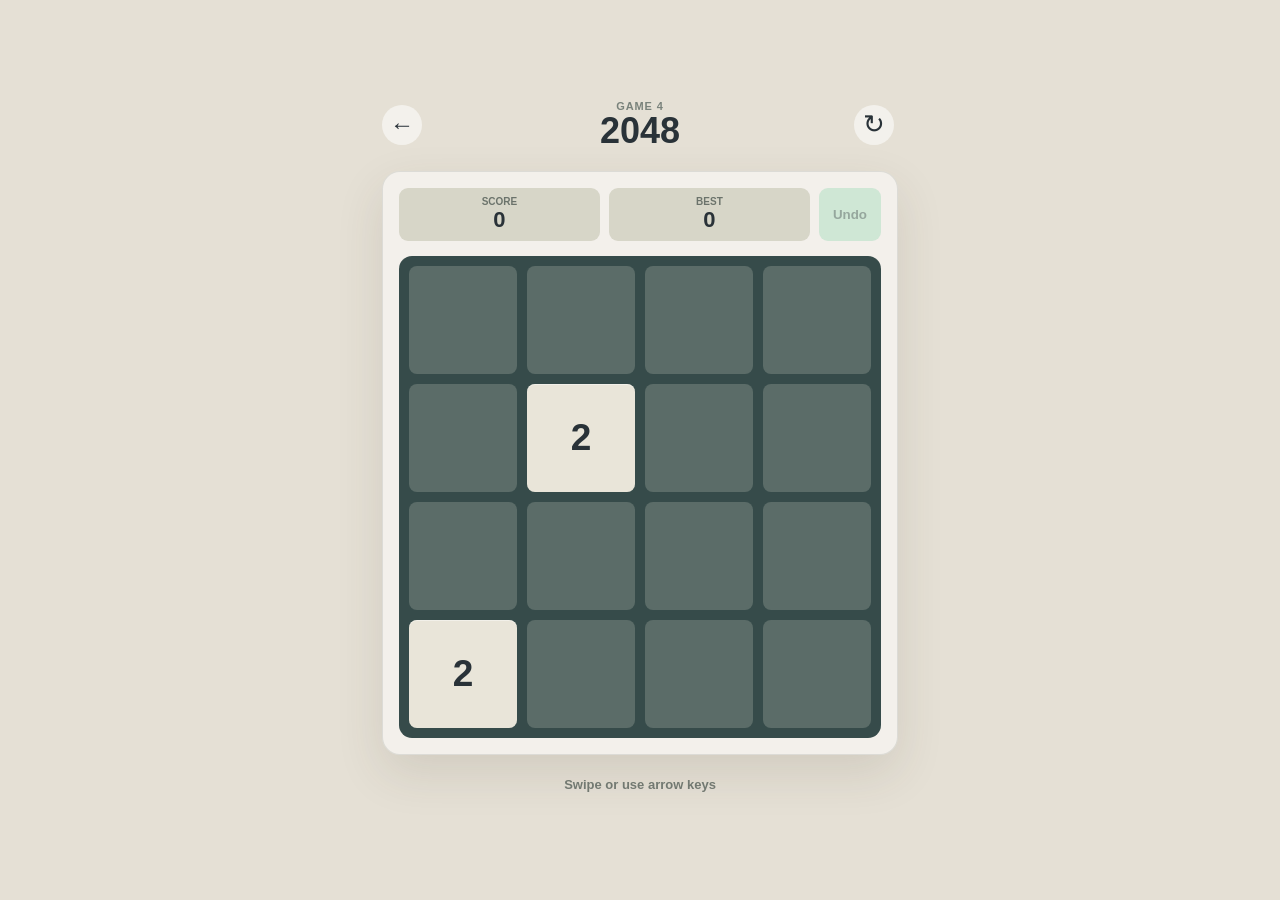
<file: game-4/index.html>
<!doctype html>
<html lang="zh-Hant">
  <head>
    <meta charset="UTF-8" />
    <meta name="viewport" content="width=device-width, initial-scale=1.0" />
    <title>2048 | Game 4</title>
    <link rel="stylesheet" href="styles.css" />
  </head>
  <body>
    <main class="game-shell">
      <header class="topbar">
        <a href="/" class="back" aria-label="Back to game launcher">&#8592;</a>
        <div class="title"><span>GAME 4</span><h1>2048</h1></div>
        <button class="icon-button" id="newGame" type="button" aria-label="Start a new game" title="New game">&#8635;</button>
      </header>

      <section class="game-card">
        <div class="scorebar">
          <div class="score"><span>Score</span><strong id="score">0</strong></div>
          <div class="score"><span>Best</span><strong id="best">0</strong></div>
          <button id="undo" class="undo" type="button" disabled>Undo</button>
        </div>
        <div class="board" id="board" aria-label="2048 game board" tabindex="0">
          <div class="cells" aria-hidden="true"></div>
          <div class="tiles" id="tiles"></div>
          <div class="overlay" id="overlay" hidden>
            <p id="resultLabel">No more moves</p>
            <button id="playAgain" type="button">Play again</button>
          </div>
        </div>
      </section>
      <p class="hint">Swipe or use arrow keys</p>
    </main>
    <script src="app.js"></script>
  </body>
</html>
</file>
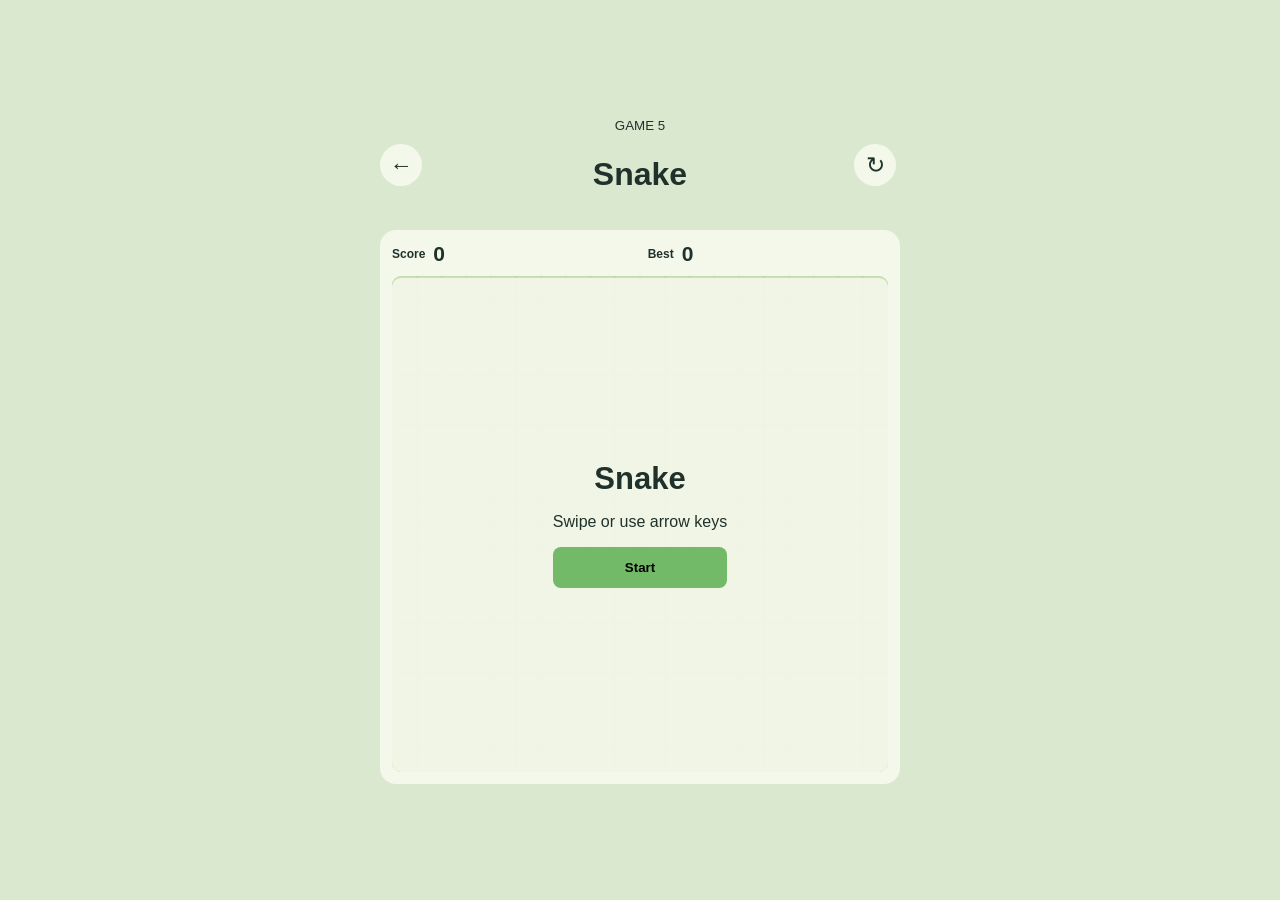
<file: game-5/index.html>
<!doctype html><html lang="zh-Hant"><head><meta charset="UTF-8"><meta name="viewport" content="width=device-width,initial-scale=1.0"><title>Snake | Game 5</title><link rel="stylesheet" href="styles.css"></head><body><main><header><a href="/" aria-label="Back to launcher">&#8592;</a><div><small>GAME 5</small><h1>Snake</h1></div><button id="restart" aria-label="Restart">&#8635;</button></header><section class="panel"><div class="score"><span>Score</span><strong id="score">0</strong><span>Best</span><strong id="best">0</strong></div><canvas id="game" width="600" height="600"></canvas><div class="message" id="message"><b>Snake</b><p>Swipe or use arrow keys</p><button id="start">Start</button></div></section></main><script src="app.js"></script></body></html>
</file>
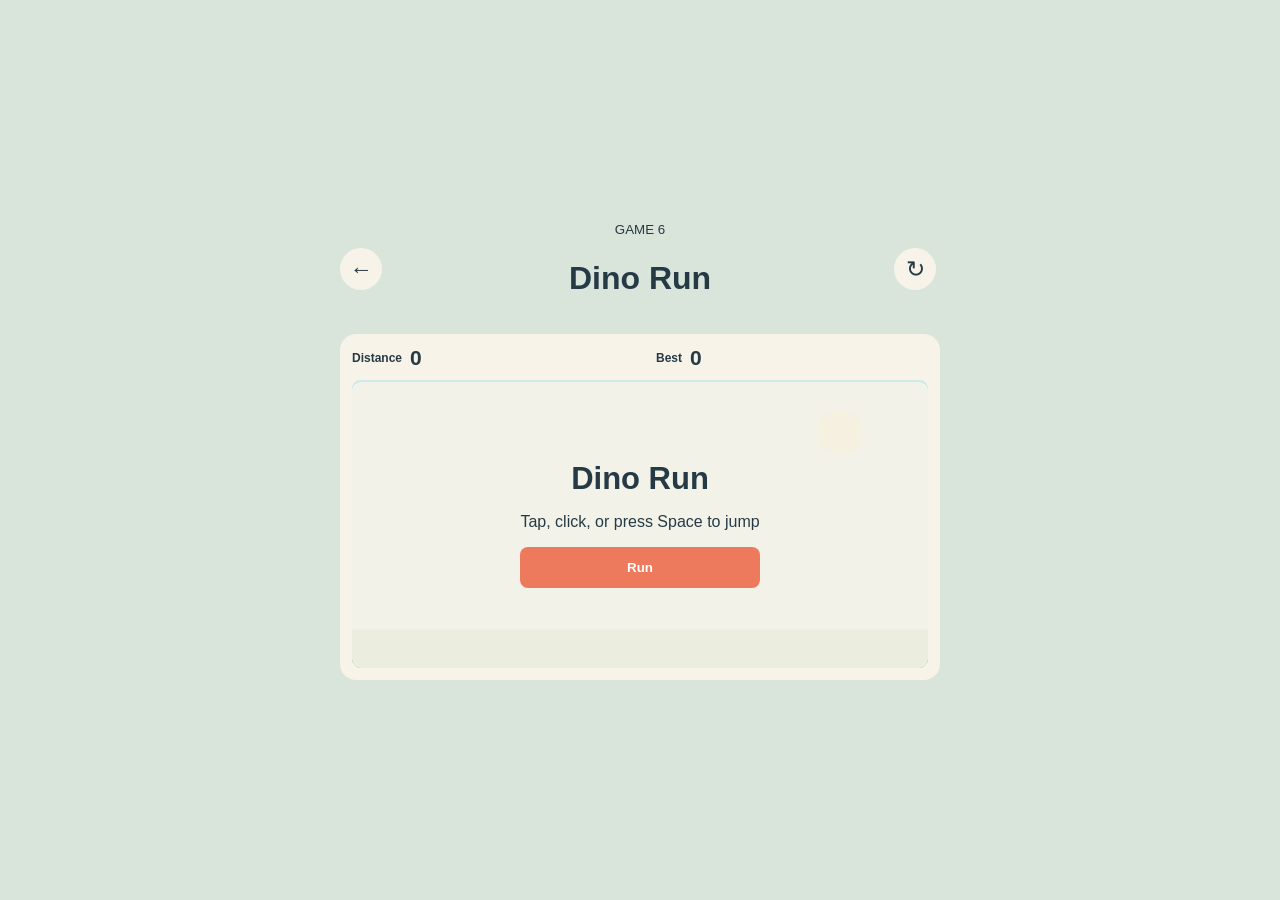
<file: game-6/index.html>
<!doctype html><html lang="zh-Hant"><head><meta charset="UTF-8"><meta name="viewport" content="width=device-width,initial-scale=1.0"><title>Dino Run | Game 6</title><link rel="stylesheet" href="styles.css"></head><body><main><header><a href="/" aria-label="Back to launcher">&#8592;</a><div><small>GAME 6</small><h1>Dino Run</h1></div><button id="restart" aria-label="Restart">&#8635;</button></header><section class="panel"><div class="score"><span>Distance</span><strong id="score">0</strong><span>Best</span><strong id="best">0</strong></div><canvas id="game" width="720" height="360"></canvas><div class="message" id="message"><b>Dino Run</b><p>Tap, click, or press Space to jump</p><button id="start">Run</button></div></section></main><script src="app.js"></script></body></html>
</file>
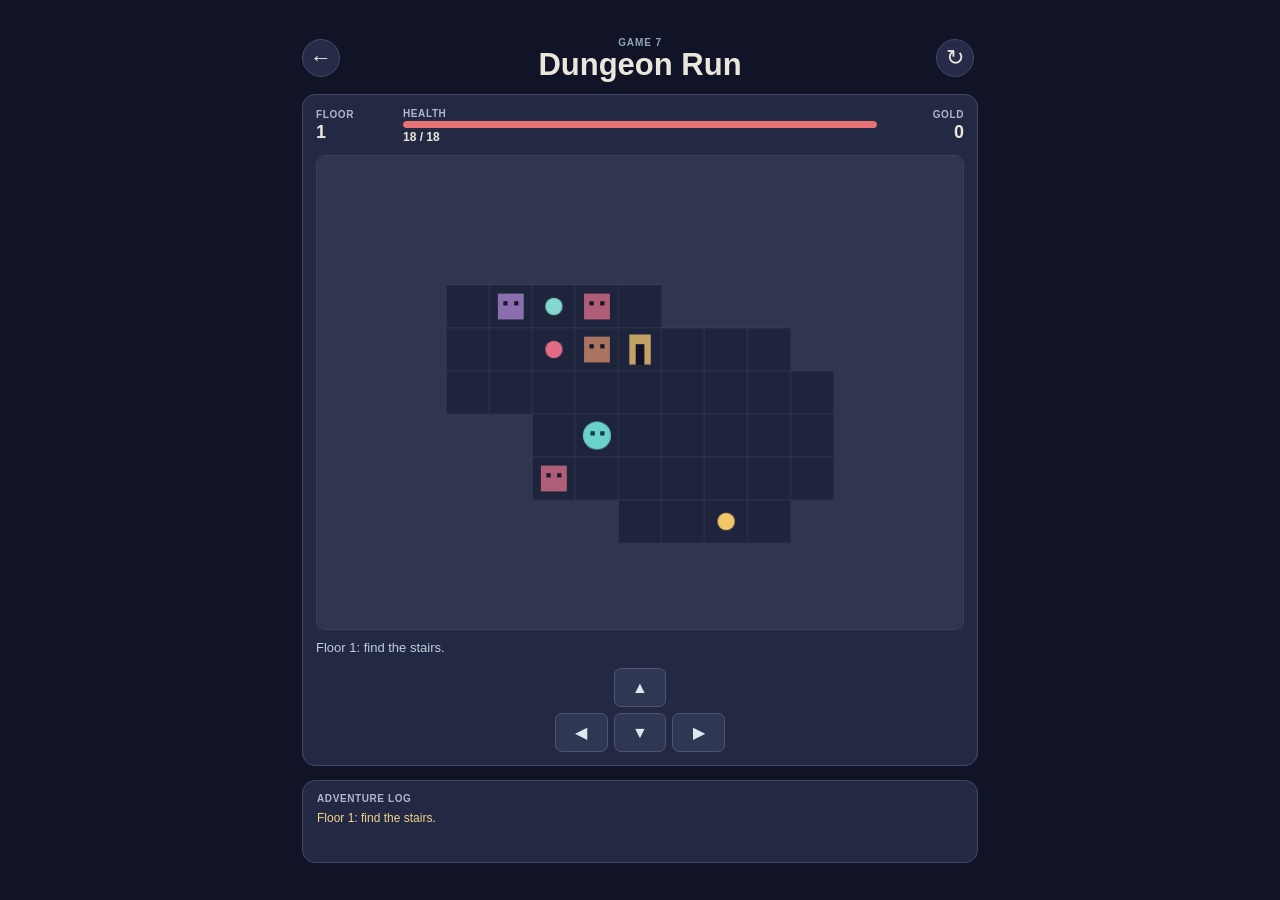
<file: game-7/index.html>
<!doctype html>
<html lang="zh-Hant"><head><meta charset="UTF-8"><meta name="viewport" content="width=device-width,initial-scale=1.0"><title>Dungeon Run | Game 7</title><link rel="stylesheet" href="styles.css"></head>
<body><main class="shell"><header><a class="back" href="/" aria-label="Back to launcher">&#8592;</a><div><small>GAME 7</small><h1>Dungeon Run</h1></div><button id="newGame" class="new" aria-label="Start a new run">&#8635;</button></header>
<section class="game"><div class="status"><div><span>Floor</span><strong id="floor">1</strong></div><div class="health"><span>Health</span><b><i id="health"></i></b><strong id="healthText">18 / 18</strong></div><div><span>Gold</span><strong id="gold">0</strong></div></div><canvas id="map" width="600" height="440" aria-label="Dungeon map"></canvas><p id="event" class="event">Find the stairs.</p><div class="controls" aria-label="Move hero"><button data-move="up">&#9650;</button><button data-move="left">&#9664;</button><button data-move="down">&#9660;</button><button data-move="right">&#9654;</button></div></section>
<section class="log"><p>Adventure log</p><div id="log"></div></section><section id="upgrade" class="modal" hidden><p>Level up</p><h2>Choose a blessing</h2><div id="choices"></div></section><section id="end" class="modal" hidden><p id="endKicker">The dungeon claims another hero</p><h2 id="endTitle">Run ended</h2><button id="again">Start a new run</button></section></main><script src="app.js"></script></body></html>
</file>
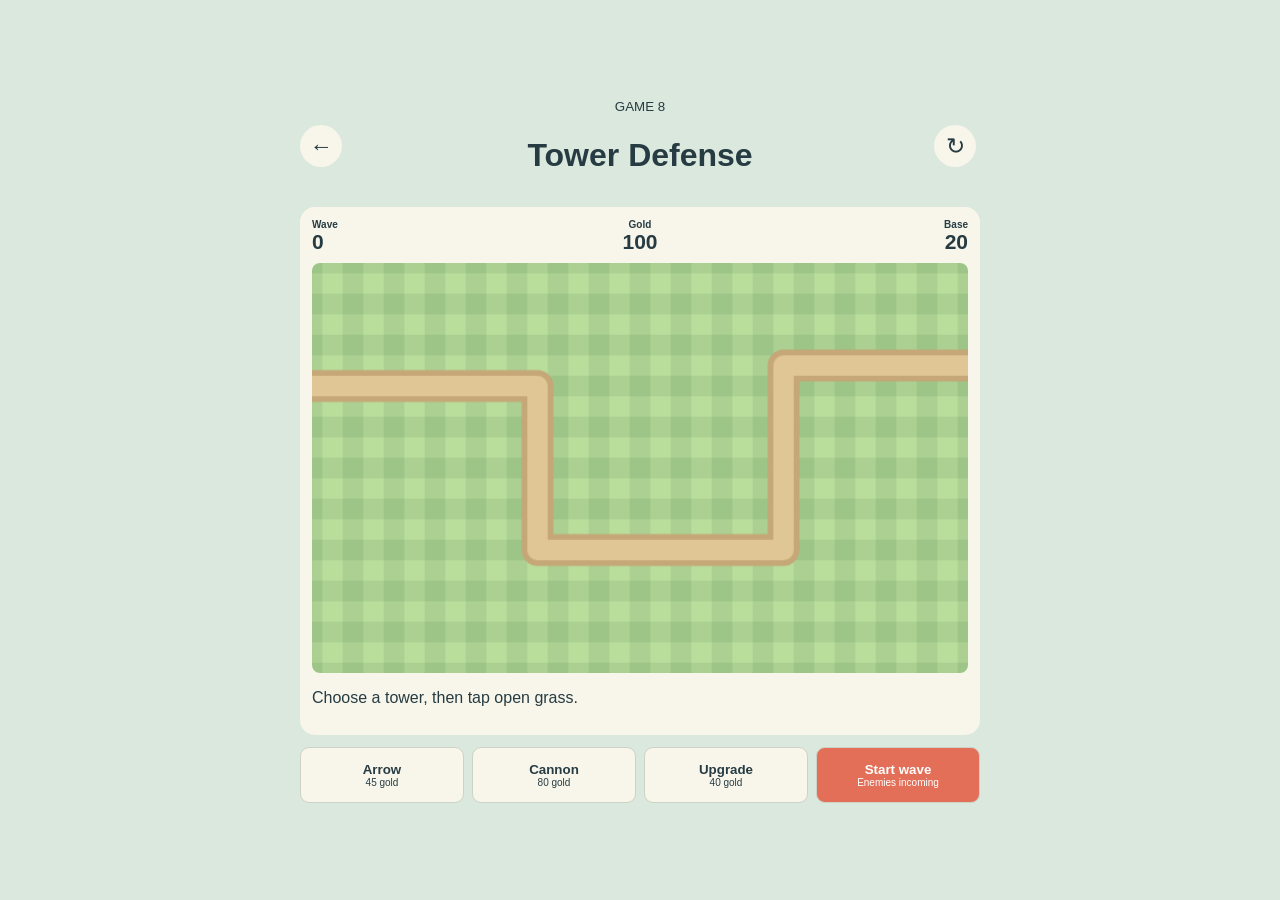
<file: game-8/index.html>
<!doctype html>
<html lang="zh-Hant"><head><meta charset="UTF-8"><meta name="viewport" content="width=device-width,initial-scale=1.0"><title>Tower Defense | Game 8</title><link rel="stylesheet" href="styles.css"></head>
<body><main class="shell"><header><a href="/" aria-label="Back to launcher">&#8592;</a><div><small>GAME 8</small><h1>Tower Defense</h1></div><button id="restart" aria-label="Restart game">&#8635;</button></header><section class="game"><div class="status"><div><span>Wave</span><strong id="wave">0</strong></div><div><span>Gold</span><strong id="gold">100</strong></div><div><span>Base</span><strong id="base">20</strong></div></div><canvas id="field" width="640" height="400"></canvas><p id="notice">Choose a tower, then tap open grass.</p></section><section class="build"><button class="tower-choice active" data-type="arrow"><b>Arrow</b><span>45 gold</span></button><button class="tower-choice" data-type="cannon"><b>Cannon</b><span>80 gold</span></button><button id="upgrade" disabled><b>Upgrade</b><span>40 gold</span></button><button id="startWave"><b>Start wave</b><span>Enemies incoming</span></button></section></main><script src="app.js"></script></body></html>
</file>
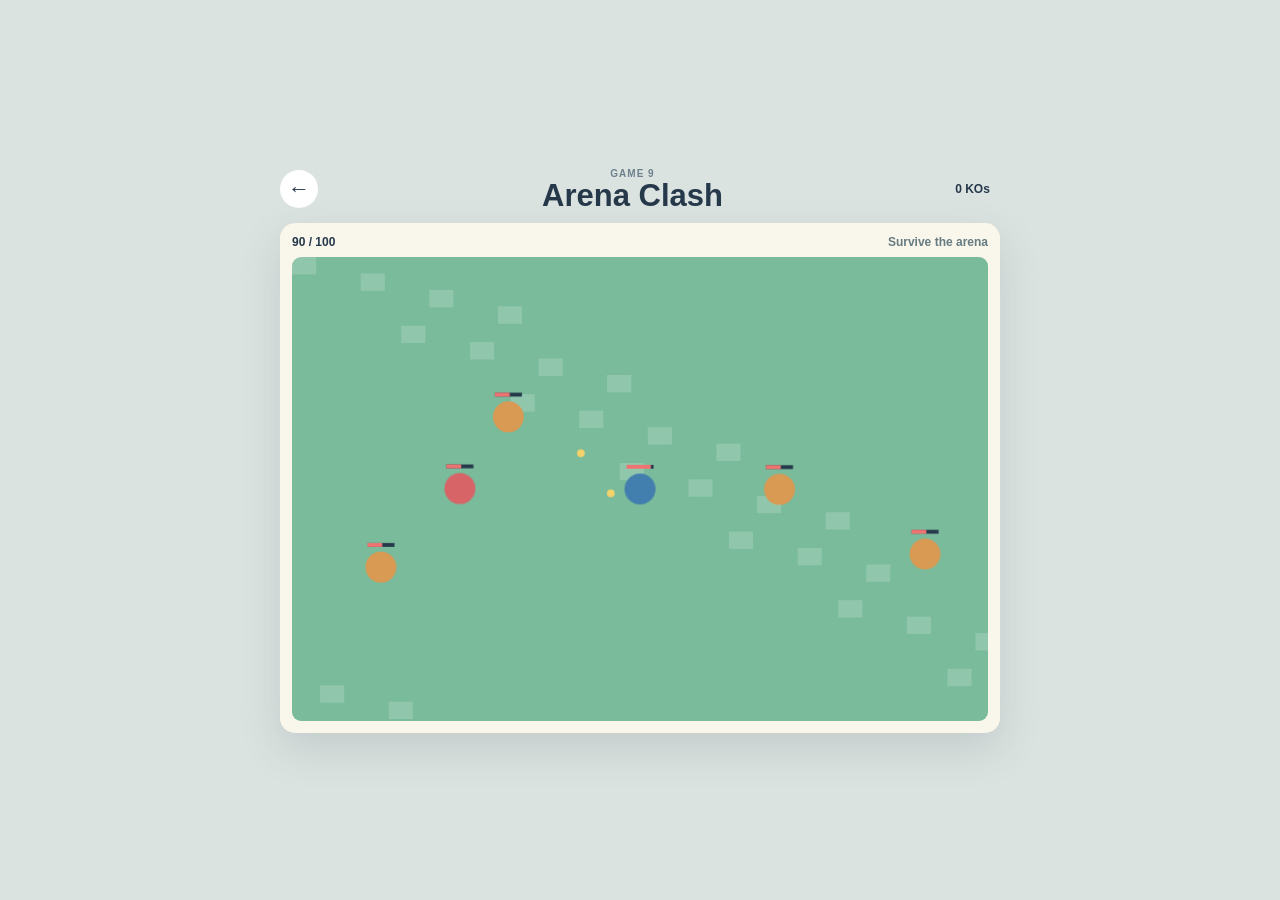
<file: game-9/index.html>
<!doctype html><html lang="zh-Hant"><head><meta charset="UTF-8"><meta name="viewport" content="width=device-width,initial-scale=1.0"><title>Arena Clash | Game 9</title><link rel="stylesheet" href="styles.css"></head><body><main><header><a href="/">&#8592;</a><div><small>GAME 9</small><h1>Arena Clash</h1></div><strong id="kills">0 KOs</strong></header><section class="game"><div class="hud"><span id="hp">100 / 100</span><span id="status">Survive the arena</span></div><canvas id="arena" width="720" height="480"></canvas><div id="over" hidden><b>Knocked out</b><button id="respawn">Respawn</button></div></section><div class="mobile-controls"><div class="joystick" id="joystick" aria-label="Move"><span></span></div><button class="shoot" id="shoot" aria-label="Attack">&#9679;</button></div></main><script src="app.js"></script></body></html>
</file>
<file: game-1/styles.css>
:root {
  --ink: #15212b;
  --muted: #62717c;
  --lime: #92d935;
  --paper: #f7f8f4;
}

* { box-sizing: border-box; }

body {
  margin: 0;
  min-height: 100vh;
  overflow: hidden;
  color: var(--ink);
  font-family: "Trebuchet MS", "Avenir Next", sans-serif;
  background: #e9eeea;
}

button, input { font: inherit; }

.game-page { min-height: 100vh; position: relative; }

.topbar {
  position: fixed;
  z-index: 4;
  top: 0;
  left: 0;
  width: 100%;
  height: 58px;
  padding: 0 26px;
  display: flex;
  align-items: center;
  justify-content: space-between;
  background: rgba(255, 255, 255, .88);
  border-bottom: 1px solid rgba(21, 33, 43, .12);
  backdrop-filter: blur(10px);
}

.brand { color: var(--ink); text-decoration: none; font-size: 18px; font-weight: 900; letter-spacing: 0; }
.brand span { color: #6b7880; font-weight: 600; }
.stats { display: flex; gap: 18px; color: var(--muted); font-size: 14px; }
.stats strong { color: var(--ink); }

.arena-wrap { width: 100vw; height: 100vh; position: relative; overflow: hidden; }
canvas { display: block; width: 100%; height: 100%; touch-action: none; cursor: none; }

.leaderboard {
  position: fixed;
  z-index: 3;
  top: 82px;
  right: 22px;
  width: 190px;
  padding: 14px 16px 12px;
  background: rgba(255, 255, 255, .9);
  border: 1px solid rgba(21, 33, 43, .13);
  box-shadow: 0 8px 26px rgba(37, 61, 46, .12);
}
.leaderboard p { margin: 0 0 9px; font-size: 12px; color: var(--muted); font-weight: 900; text-transform: uppercase; letter-spacing: .08em; }
.leaderboard ol { margin: 0; padding-left: 24px; }
.leaderboard li { padding: 3px 0; color: #38464e; font-size: 13px; }
.leaderboard li.you { color: #2586be; font-weight: 900; }

.start-screen, .game-over {
  position: fixed;
  z-index: 5;
  top: 50%; left: 50%;
  width: min(390px, calc(100vw - 40px));
  transform: translate(-50%, -50%);
  padding: 34px;
  text-align: center;
  background: rgba(255, 255, 255, .96);
  border: 1px solid rgba(21, 33, 43, .14);
  box-shadow: 0 18px 55px rgba(21, 52, 37, .21);
}
.kicker { margin: 0 0 7px; color: #68a91e; font-size: 12px; font-weight: 900; letter-spacing: .12em; }
h1, h2 { margin: 0; font-weight: 900; letter-spacing: 0; }
h1 { font-size: 48px; }
h2 { font-size: 29px; }
.start-screen > p:not(.kicker) { color: var(--muted); margin: 10px 0 24px; }
label { display: block; text-align: left; }
label span { display: block; margin: 0 0 7px; color: var(--muted); font-size: 12px; font-weight: 800; text-transform: uppercase; letter-spacing: .08em; }
input { width: 100%; padding: 12px 13px; color: var(--ink); border: 1px solid #c9d1cc; outline-color: #81c935; }
button { width: 100%; margin-top: 12px; padding: 13px; cursor: pointer; border: 0; color: #173105; background: var(--lime); font-weight: 900; }
button:hover { background: #a5e64c; }
small { display: block; margin-top: 18px; color: var(--muted); font-size: 12px; }
.game-over { padding: 30px; }
.game-over button { margin-top: 20px; }
[hidden] { display: none !important; }
.crosshair { position: fixed; z-index: 2; width: 18px; height: 18px; border: 2px solid rgba(30, 43, 49, .48); border-radius: 50%; pointer-events: none; transform: translate(-50%, -50%); }

@media (max-width: 640px) {
  .topbar { padding: 0 14px; height: 50px; }
  .brand { font-size: 15px; }
  .stats { gap: 10px; font-size: 12px; }
  .leaderboard { top: 64px; right: 12px; width: 145px; padding: 10px 12px; }
  .leaderboard li { font-size: 11px; }
  h1 { font-size: 40px; }
}
</file>
<file: game-4/styles.css>
:root { --ink: #293238; --paper: #f5f0e7; --board: #364b4a; --cell: #5b6c68; --mint: #9edbb8; }
* { box-sizing: border-box; }
[hidden] { display: none !important; }
body { margin: 0; min-height: 100vh; color: var(--ink); background: #e5e0d5; font-family: "Avenir Next", "Helvetica Neue", sans-serif; }
.game-shell { width: min(100%, 560px); min-height: 100vh; margin: 0 auto; padding: max(20px, env(safe-area-inset-top)) 22px 28px; display: grid; align-content: center; gap: 22px; }
.topbar { display: grid; grid-template-columns: 44px 1fr 44px; align-items: center; }.back, .icon-button { display: grid; place-items: center; width: 40px; height: 40px; border: 0; color: var(--ink); background: rgba(255,255,255,.55); border-radius: 50%; font-size: 24px; text-decoration: none; cursor: pointer; }.icon-button { font-size: 26px; }.title { text-align: center; }.title span { display: block; color: #79827b; font-size: 11px; font-weight: 800; letter-spacing: .08em; }.title h1 { margin: 1px 0 0; font-size: 36px; line-height: 1; letter-spacing: 0; }
.game-card { padding: 16px; background: rgba(255,255,255,.52); border: 1px solid rgba(74, 81, 71, .13); border-radius: 18px; box-shadow: 0 18px 48px rgba(64, 57, 43, .12); }.scorebar { display: grid; grid-template-columns: 1fr 1fr auto; gap: 9px; align-items: stretch; margin-bottom: 15px; }.score { min-width: 0; padding: 8px 12px; background: #d7d6c8; border-radius: 9px; text-align: center; }.score span { display: block; color: #6b736b; font-size: 10px; font-weight: 800; text-transform: uppercase; }.score strong { display: block; margin-top: 1px; font-size: 22px; line-height: 1.1; }.undo, .overlay button { border: 0; border-radius: 9px; background: var(--mint); color: #164333; padding: 0 14px; font-weight: 800; cursor: pointer; }.undo:disabled { opacity: .42; cursor: default; }
.board { position: relative; width: 100%; aspect-ratio: 1; padding: 10px; border-radius: 13px; background: var(--board); touch-action: none; outline: none; }.cells, .tiles { position: absolute; inset: 10px; display: grid; grid-template-columns: repeat(4, 1fr); grid-template-rows: repeat(4, 1fr); gap: 10px; }.cells span { background: var(--cell); border-radius: 8px; }.tiles { pointer-events: none; }.tile { display: grid; place-items: center; border-radius: 8px; color: #293238; font-size: clamp(22px, 7vw, 37px); font-weight: 900; box-shadow: inset 0 1px rgba(255,255,255,.4); animation: appear .13s ease-out; }.tile.big { font-size: clamp(16px, 5vw, 28px); }.tile-2 { background:#e9e5d9; }.tile-4 { background:#d8e2d3; }.tile-8 { background:#b9ddb8; }.tile-16 { background:#8dd1ae; }.tile-32 { background:#61bda6; color:#f5fbf6; }.tile-64 { background:#438f96; color:#f5fbf6; }.tile-128 { background:#f4cb73; }.tile-256 { background:#f1af55; }.tile-512 { background:#ec8761; color:#fff8f1; }.tile-1024 { background:#d96365; color:#fff8f1; }.tile-2048, .tile-super { background:#8d5d9b; color:#fff8f1; }.overlay { position:absolute; z-index: 2; inset:0; display:grid; place-content:center; gap:13px; padding:28px; text-align:center; background:rgba(245,240,231,.86); border-radius:13px; }.overlay p { margin:0; font-size:25px; font-weight:900; }.overlay button { min-height:43px; padding:0 22px; }.hint { margin:0; color:#727971; text-align:center; font-size:13px; font-weight:600; }
@keyframes appear { from { opacity: 0; transform: scale(.45); } to { opacity: 1; transform: scale(1); } }
@media (max-width: 400px) { .game-shell { padding-left: 13px; padding-right: 13px; }.game-card { padding: 11px; }.scorebar { gap: 6px; }.score { padding: 7px 6px; }.undo { padding: 0 9px; }.board { padding: 8px; }.cells, .tiles { inset: 8px; gap: 8px; } }
</file>
<file: game-5/styles.css>
:root{--ink:#20312b;--green:#72ba68}*{box-sizing:border-box}body{margin:0;min-height:100vh;background:#dbe8d0;color:var(--ink);font-family:"Avenir Next",sans-serif}main{width:min(100%,560px);min-height:100vh;margin:auto;padding:20px;display:grid;align-content:center;gap:16px}header{display:grid;grid-template-columns:46px 1fr 46px;align-items:center;text-align:center}header a,header button{width:42px;height:42px;border:0;border-radius:50%;display:grid;place-items:center;background:#f4f8eb;color:var(--ink);font-size:23px;text-decoration:none}.panel{position:relative;padding:12px;background:#f4f8eb;border-radius:16px}.score{display:flex;gap:8px;align-items:center;margin-bottom:10px;font-size:12px;font-weight:800}.score strong{margin-right:auto;font-size:21px}canvas{display:block;width:100%;height:auto;background:#cce2b6;border-radius:9px;touch-action:none}.message{position:absolute;inset:48px 12px 12px;display:grid;place-content:center;text-align:center;background:rgba(244,248,235,.9);border-radius:9px}.message b{font-size:31px}.message button{border:0;border-radius:8px;padding:13px 30px;background:var(--green);font-weight:800}.message[hidden]{display:none}@media(max-width:600px){main{padding:8px 6px 14px;align-content:start;gap:8px}header{min-height:48px}.panel{padding:6px}.score{padding:2px 3px;margin-bottom:5px;font-size:13px}.score strong{font-size:23px}.message{inset:44px 6px 6px}.message button{min-height:54px;font-size:18px}}
</file>
<file: game-6/styles.css>
:root{--ink:#263a45;--coral:#ed7a5d}*{box-sizing:border-box}body{margin:0;min-height:100vh;background:#d9e5db;color:var(--ink);font-family:"Avenir Next",sans-serif}main{width:min(100%,640px);min-height:100vh;margin:auto;padding:20px;display:grid;align-content:center;gap:16px}header{display:grid;grid-template-columns:46px 1fr 46px;align-items:center;text-align:center}header a,header button{width:42px;height:42px;border:0;border-radius:50%;display:grid;place-items:center;background:#f7f3e8;color:var(--ink);font-size:23px;text-decoration:none}.panel{position:relative;padding:12px;background:#f7f3e8;border-radius:16px}.score{display:flex;gap:8px;align-items:center;margin-bottom:10px;font-size:12px;font-weight:800}.score strong{margin-right:auto;font-size:21px}canvas{display:block;width:100%;height:auto;background:#cce9ed;border-radius:9px;touch-action:none}.message{position:absolute;inset:48px 12px 12px;display:grid;place-content:center;text-align:center;background:rgba(247,243,232,.9);border-radius:9px}.message b{font-size:31px}.message button{border:0;border-radius:8px;padding:13px 30px;background:var(--coral);color:#fff;font-weight:800}.message[hidden]{display:none}@media(max-width:600px){main{padding:8px 6px 14px;align-content:start;gap:8px}header{min-height:48px}.panel{padding:6px}.score{padding:2px 3px;margin-bottom:5px;font-size:13px}.score strong{font-size:23px}.message{inset:44px 6px 6px}.message button{min-height:54px;font-size:18px}}
</file>
<file: game-7/styles.css>
:root{--ink:#e9e7dc;--bg:#171b31;--panel:#242943;--line:#424866;--accent:#6bd2c9;--gold:#f4c767}*{box-sizing:border-box}body{margin:0;min-height:100vh;background:#111426;color:var(--ink);font-family:"Avenir Next","Helvetica Neue",sans-serif}.shell{width:min(100%,720px);min-height:100vh;margin:auto;padding:22px;display:grid;align-content:center;gap:14px}header{display:grid;grid-template-columns:42px 1fr 42px;align-items:center;text-align:center}header a,header button{display:grid;place-items:center;width:38px;height:38px;border:1px solid var(--line);border-radius:50%;background:#262b48;color:var(--ink);font-size:22px;text-decoration:none;cursor:pointer}small{display:block;color:#8fa5bd;font-size:10px;font-weight:800;letter-spacing:.09em}h1{margin:1px 0 0;font-size:31px;line-height:1}.game,.log{background:var(--panel);border:1px solid var(--line);border-radius:13px}.game{padding:13px}.status{display:grid;grid-template-columns:75px 1fr 75px;align-items:center;gap:12px;margin-bottom:11px}.status>div{display:grid;gap:2px}.status>div:last-child{text-align:right}.status span,.log>p{color:#aeb8c8;font-size:10px;font-weight:800;text-transform:uppercase;letter-spacing:.06em}.status strong{font-size:18px}.health b{display:block;height:7px;overflow:hidden;background:#3b405c;border-radius:5px}.health i{display:block;width:100%;height:100%;background:#e77275;border-radius:5px;transition:width .2s}.health strong{font-size:12px}canvas{display:block;width:100%;height:auto;background:#15192d;border:1px solid #3b405b;border-radius:8px;touch-action:none}.event{min-height:21px;margin:10px 0 7px;color:#bdd0d8;font-size:13px}.controls{width:170px;margin:auto;display:grid;grid-template-columns:repeat(3,1fr);grid-template-areas:". up ." "left down right";gap:6px}.controls button{height:39px;border:1px solid #4e5573;border-radius:7px;background:#303753;color:#dceaf0;font-size:16px;cursor:pointer}.controls button:nth-child(1){grid-area:up}.controls button:nth-child(2){grid-area:left}.controls button:nth-child(3){grid-area:down}.controls button:nth-child(4){grid-area:right}.controls button:active{background:#52617e}.log{padding:12px 14px}.log>p{margin:0 0 7px}.log div{display:grid;gap:4px;min-height:39px;color:#c7ced9;font-size:12px}.log div span{color:#f1d28b}.modal{position:fixed;z-index:5;top:50%;left:50%;width:min(400px,calc(100% - 34px));padding:27px;transform:translate(-50%,-50%);text-align:center;background:#2d3455;border:1px solid #657195;border-radius:14px;box-shadow:0 20px 50px #080a16}.modal p{margin:0;color:#78d4ce;font-size:11px;font-weight:800;text-transform:uppercase;letter-spacing:.08em}.modal h2{margin:7px 0 18px;font-size:26px}.modal button{width:100%;padding:12px;border:0;border-radius:7px;background:var(--accent);color:#102728;font-weight:800;cursor:pointer}#choices{display:grid;gap:8px}#choices button{background:#394363;color:#e7eee9;text-align:left}#choices button strong{display:block;margin-bottom:3px;color:#7ce1d7}#choices button small{color:#c2cad4;font-size:12px;font-weight:500;letter-spacing:0}@media(max-width:410px){.shell{padding:13px}.game{padding:9px}.status{grid-template-columns:58px 1fr 58px;gap:7px}.status strong{font-size:15px}.controls{width:154px}}
</file>
<file: game-8/styles.css>
:root{--ink:#263b42;--coral:#e36f58}*{box-sizing:border-box}body{margin:0;min-height:100vh;background:#dbe8de;color:var(--ink);font-family:"Avenir Next",sans-serif}.shell{width:min(100%,720px);min-height:100vh;margin:auto;padding:20px;display:grid;align-content:center;gap:12px}header{display:grid;grid-template-columns:46px 1fr 46px;align-items:center;text-align:center}header a,header button{width:42px;height:42px;border:0;border-radius:50%;display:grid;place-items:center;background:#f8f6eb;color:var(--ink);font-size:23px;text-decoration:none}.game{padding:12px;background:#f8f6eb;border-radius:15px}.status{display:grid;grid-template-columns:repeat(3,1fr);margin-bottom:9px}.status div:nth-child(2){text-align:center}.status div:last-child{text-align:right}.status span{display:block;font-size:10px;font-weight:800}.status strong{font-size:21px}canvas{display:block;width:100%;height:auto;border-radius:8px;touch-action:manipulation}.build{display:grid;grid-template-columns:repeat(4,1fr);gap:8px}.build button{min-height:56px;border:1px solid #cdd2c6;border-radius:9px;background:#f8f6eb;color:var(--ink)}.build button b,.build button span{display:block}.build button span{font-size:10px}.build #startWave{background:var(--coral);color:#fff}@media(max-width:600px){.shell{padding:8px 6px 14px;align-content:start;gap:8px}.game{padding:6px}.status{padding:2px 3px;margin-bottom:5px}.status strong{font-size:23px}.build{grid-template-columns:repeat(2,1fr);gap:7px}.build button{min-height:66px;font-size:15px}header{min-height:48px}}
</file>
<file: game-9/styles.css>
*{box-sizing:border-box}[hidden]{display:none!important}body{margin:0;min-height:100vh;background:#dbe3e0;color:#26394b;font-family:"Avenir Next","Helvetica Neue",sans-serif}main{width:min(100%,760px);min-height:100vh;margin:auto;padding:20px;display:grid;align-content:center;gap:12px}header{display:grid;grid-template-columns:40px 1fr 55px;align-items:center;text-align:center}header a{display:grid;place-items:center;width:38px;height:38px;border-radius:50%;background:#fff;color:#26394b;text-decoration:none;font-size:22px}small{display:block;color:#6e808d;font-size:10px;font-weight:800;letter-spacing:.1em}h1{margin:1px 0 0;font-size:31px;line-height:1}header strong{font-size:12px}.game{position:relative;padding:12px;background:#f9f6eb;border-radius:15px;box-shadow:0 16px 42px rgba(52,72,78,.15)}.hud{display:flex;justify-content:space-between;margin-bottom:8px;font-size:12px;font-weight:800}.hud span:last-child{color:#667b81}canvas{display:block;width:100%;height:auto;border-radius:9px;touch-action:manipulation;cursor:crosshair}#over{position:absolute;inset:49px 12px 12px;display:grid;place-content:center;gap:14px;text-align:center;background:rgba(27,42,55,.74);color:#fff;border-radius:9px;font-size:27px}#over button{border:0;border-radius:7px;padding:11px 25px;background:#f3b35d;color:#4a3526;font-weight:800;cursor:pointer}.mobile-controls{display:none}.joystick{position:relative;width:104px;height:104px;border:2px solid rgba(54,82,105,.32);border-radius:50%;background:rgba(255,255,255,.35);touch-action:none}.joystick span{position:absolute;width:48px;height:48px;left:26px;top:26px;border-radius:50%;background:rgba(57,94,119,.72);box-shadow:0 3px 7px rgba(31,52,66,.2)}.shoot{width:76px;height:76px;border:0;border-radius:50%;background:#e8785c;color:#fff4dc;font-size:31px;box-shadow:inset 0 2px rgba(255,255,255,.35),0 4px 9px rgba(71,46,37,.2);touch-action:none}@media(max-width:600px){main{padding:8px 6px 14px;align-content:start;gap:8px}header{min-height:48px}header a{width:44px;height:44px;font-size:25px}h1{font-size:34px}.game{padding:5px;border-radius:11px}.hud{padding:3px 4px;margin-bottom:4px;font-size:14px}canvas{border-radius:7px}.mobile-controls{display:flex;align-items:center;justify-content:space-between;padding:2px 18px}.joystick{width:128px;height:128px}.joystick span{left:35px;top:35px;width:54px;height:54px}.shoot{width:96px;height:96px;font-size:38px}#over{inset:42px 5px 5px}}
</file>
